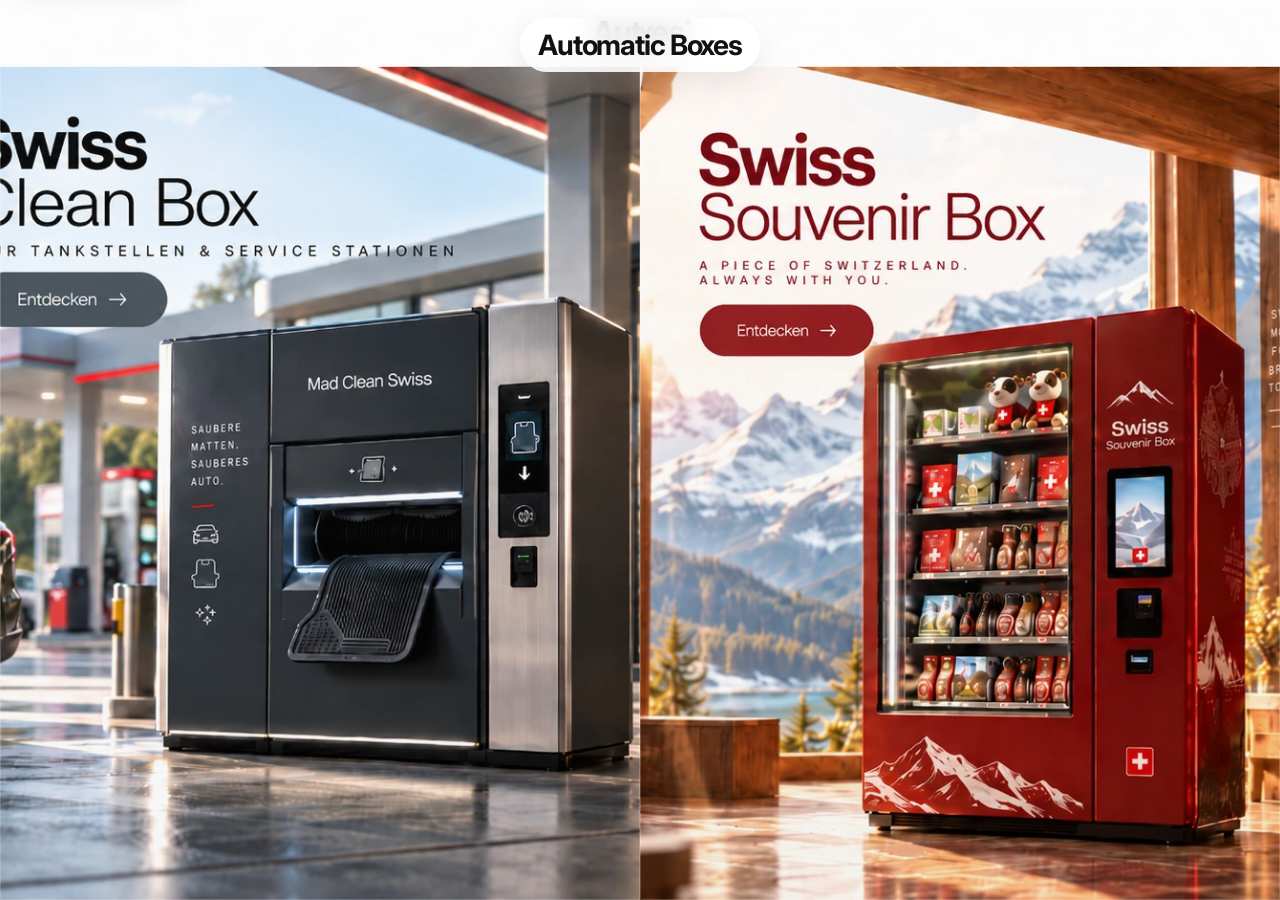
<file: index.html>
<!doctype html>
<html lang="de-CH">
<head>
  <meta charset="utf-8">
  <meta name="viewport" content="width=device-width, initial-scale=1, viewport-fit=cover">
  <title>Automatic Boxes | Swiss Clean Box & Swiss Souvenir Box</title>
  <meta name="description" content="Automatic Boxes – zwei moderne 24/7 Konzepte: Swiss Clean Box für Tankstellen und Service Stationen sowie Swiss Souvenir Box für touristische Standorte.">
  <meta name="theme-color" content="#f5f3ef">
  <meta property="og:title" content="Automatic Boxes">
  <meta property="og:description" content="Swiss Clean Box & Swiss Souvenir Box – zwei smarte 24/7 Lösungen.">
  <meta property="og:type" content="website">
  <meta property="og:url" content="https://automatedboxes.ch/">
  <link rel="icon" href="favicon.svg" type="image/svg+xml">
  <link rel="stylesheet" href="style.css">
</head>
<body>
  <a class="skip-link" href="#main">Zum Inhalt springen</a>

  <header class="site-header">
    <a class="brand" href="/" aria-label="Automatic Boxes Startseite">Automatic Boxes</a>
  </header>

  <main id="main" class="split-home" aria-label="Automatic Boxes Startseite mit zwei Konzepten">
    <a class="panel panel-left" href="medclean/" aria-label="Swiss Clean Box öffnen">
      <div class="panel-media" aria-hidden="true">
        <img src="assets/hero-clean-box.webp" alt="" loading="eager">
      </div>
      <div class="panel-overlay"></div>
      <div class="panel-content sr-only">
        <h1>Swiss Clean Box</h1>
        <p>Für Tankstellen und Service Stationen.</p>
      </div>
      <span class="panel-hotspot" aria-hidden="true"></span>
    </a>

    <a class="panel panel-right" href="souvenir/" aria-label="Swiss Souvenir Box öffnen">
      <div class="panel-media" aria-hidden="true">
        <img src="assets/hero-souvenir-box.webp" alt="" loading="eager">
      </div>
      <div class="panel-overlay"></div>
      <div class="panel-content sr-only">
        <h2>Swiss Souvenir Box</h2>
        <p>Für touristische Standorte.</p>
      </div>
      <span class="panel-hotspot" aria-hidden="true"></span>
    </a>
  </main>

  <script src="script.js"></script>
</body>
</html>
</file>
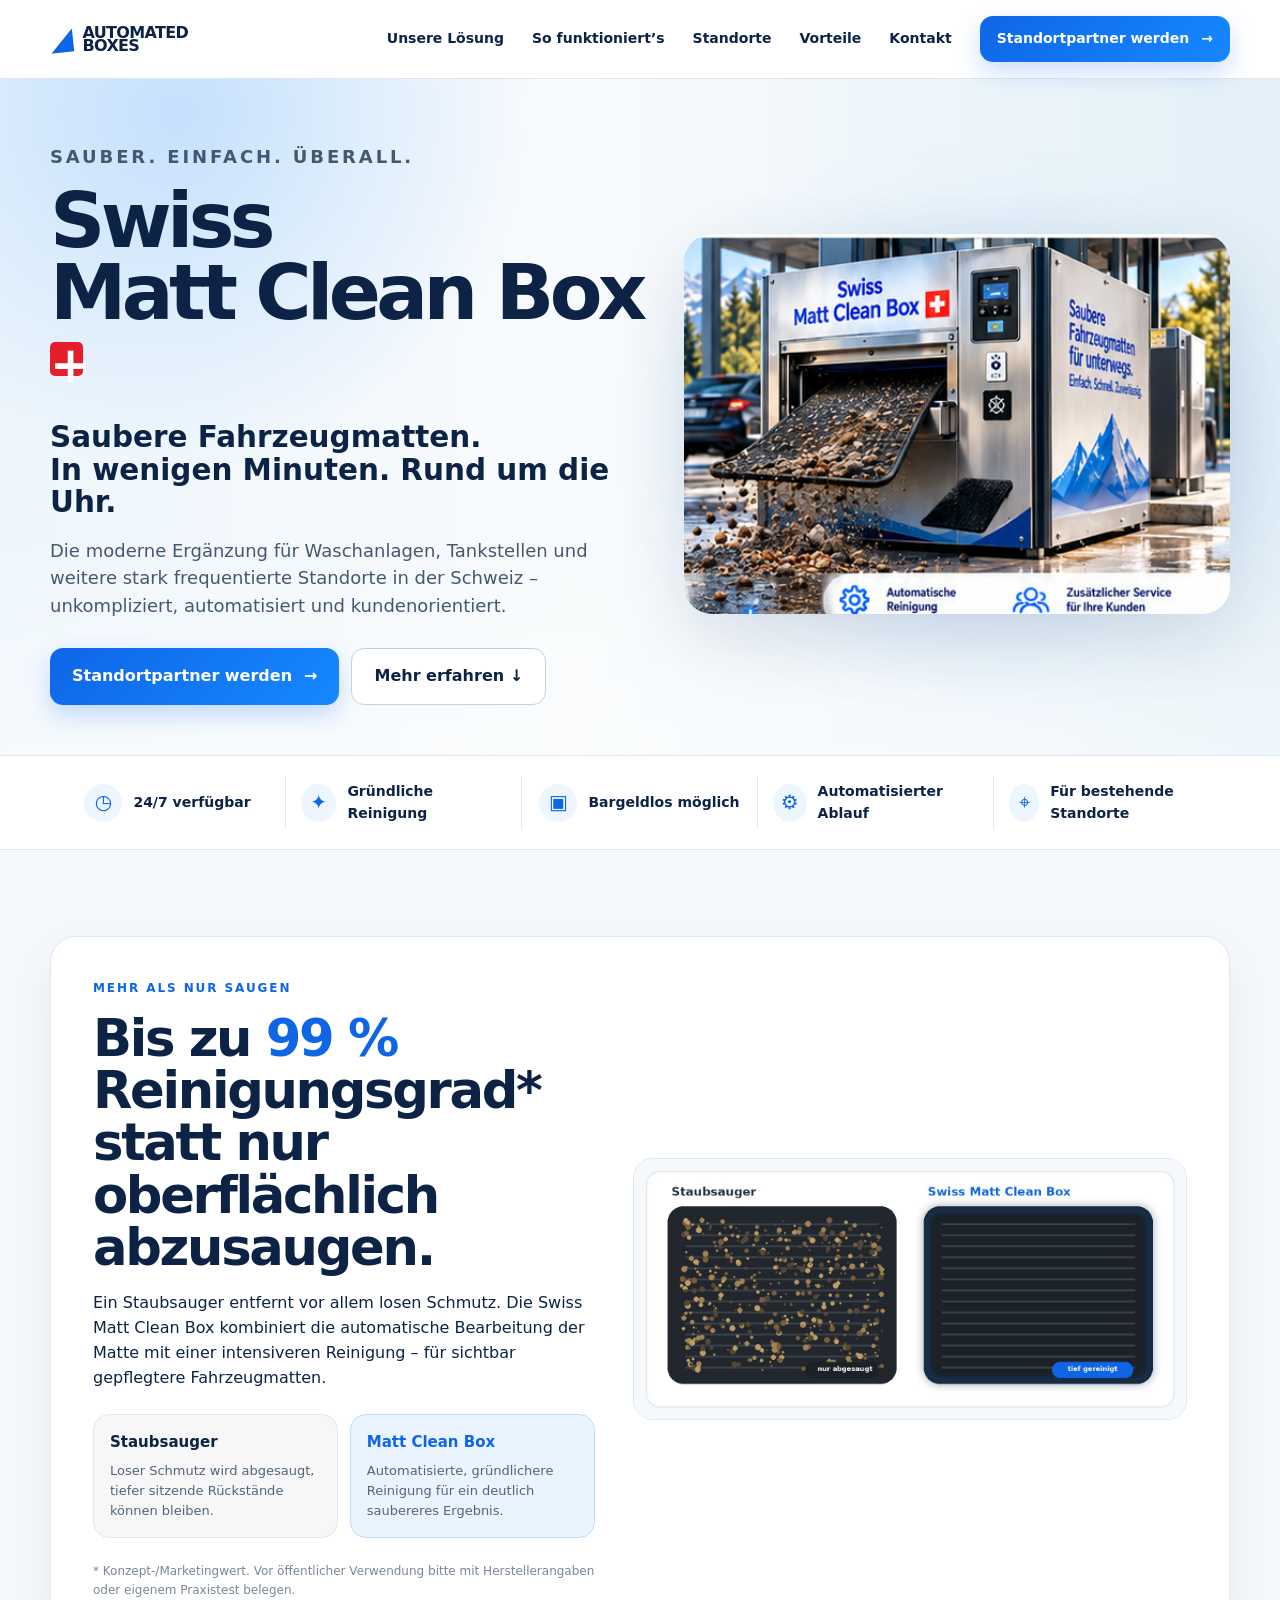
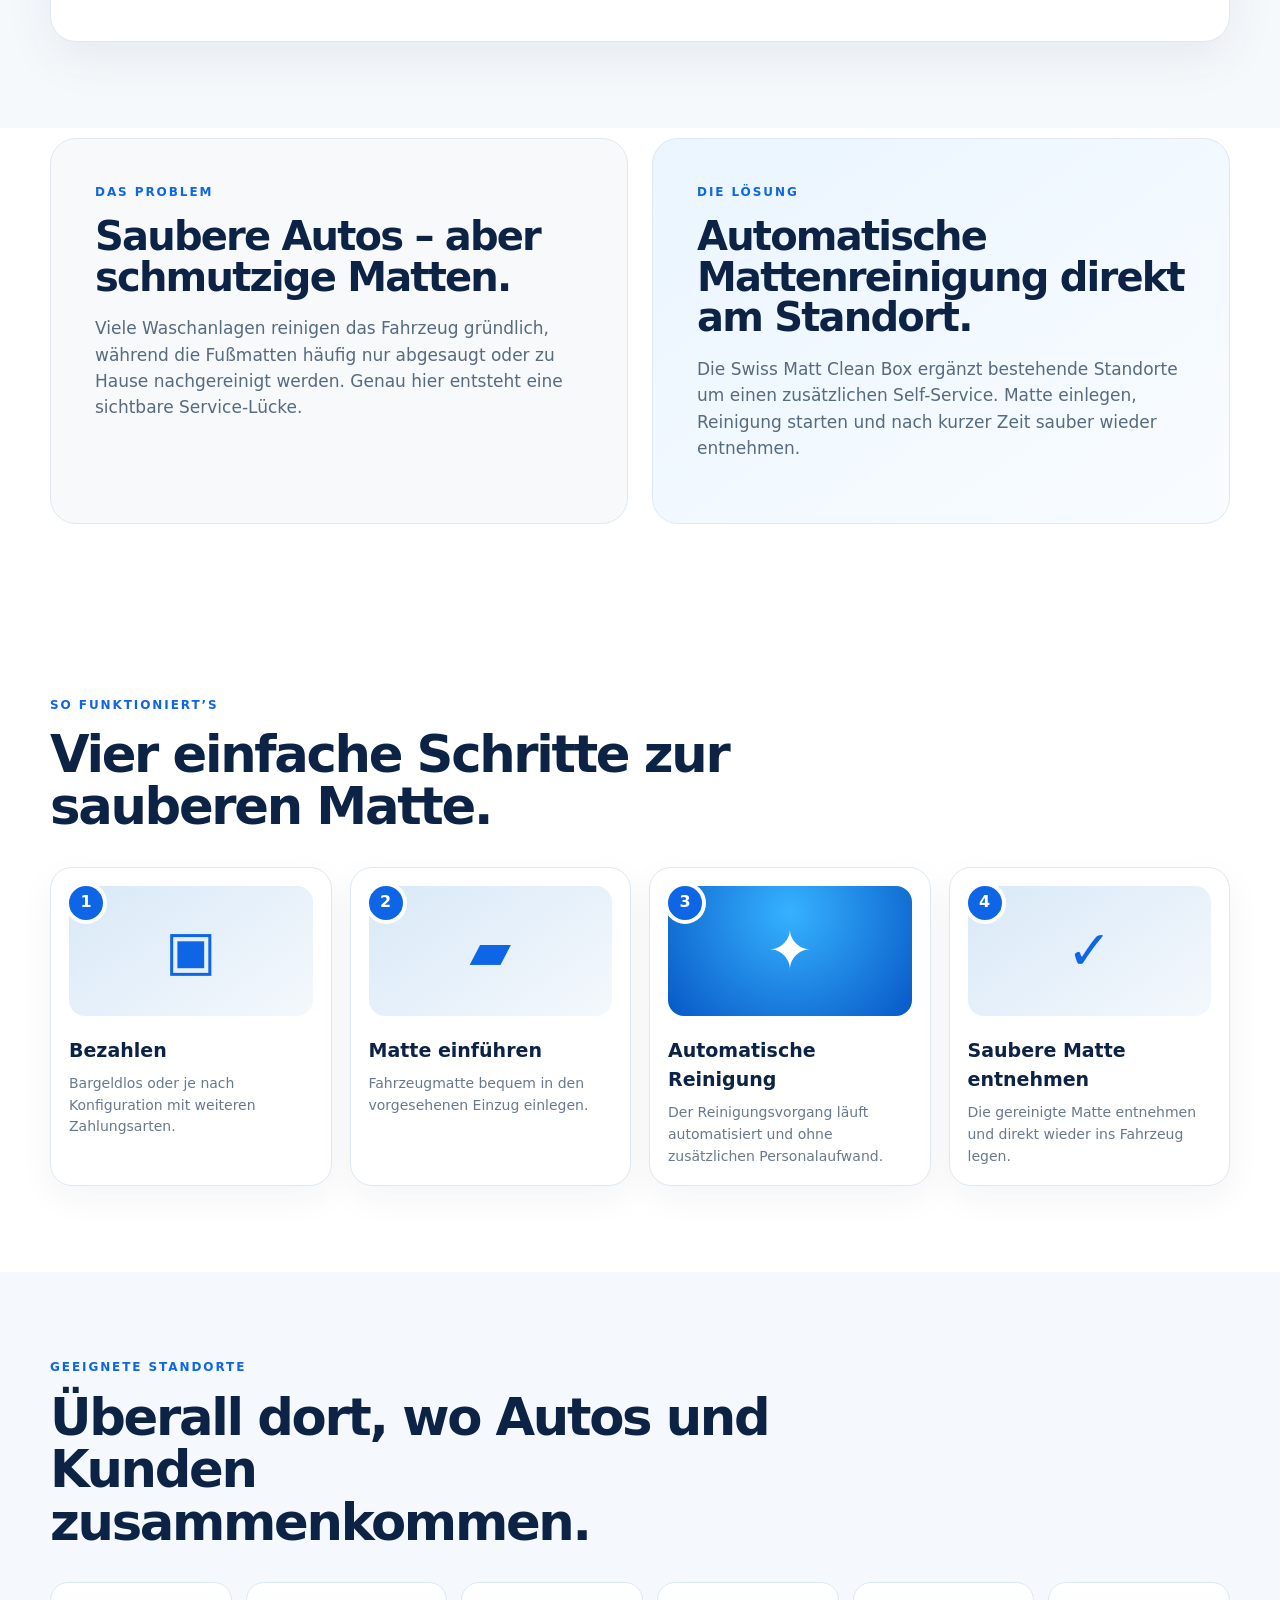
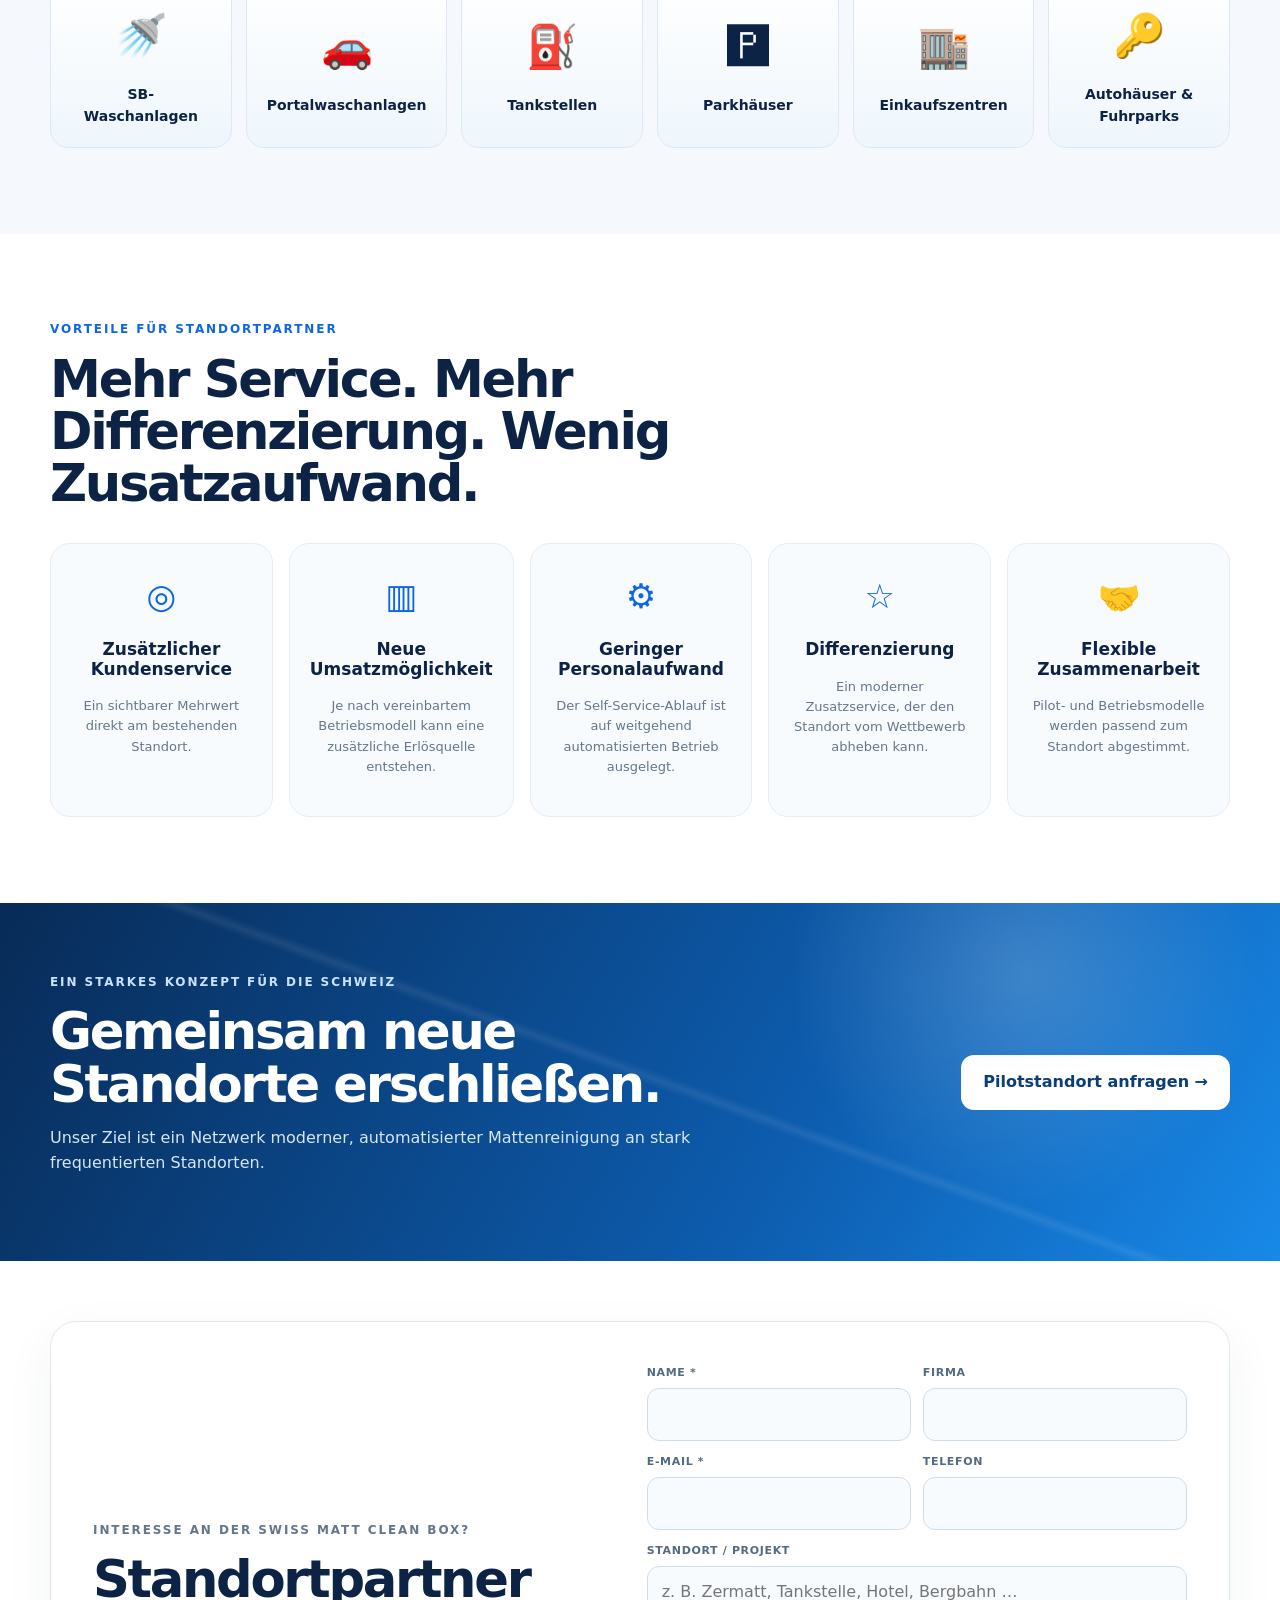
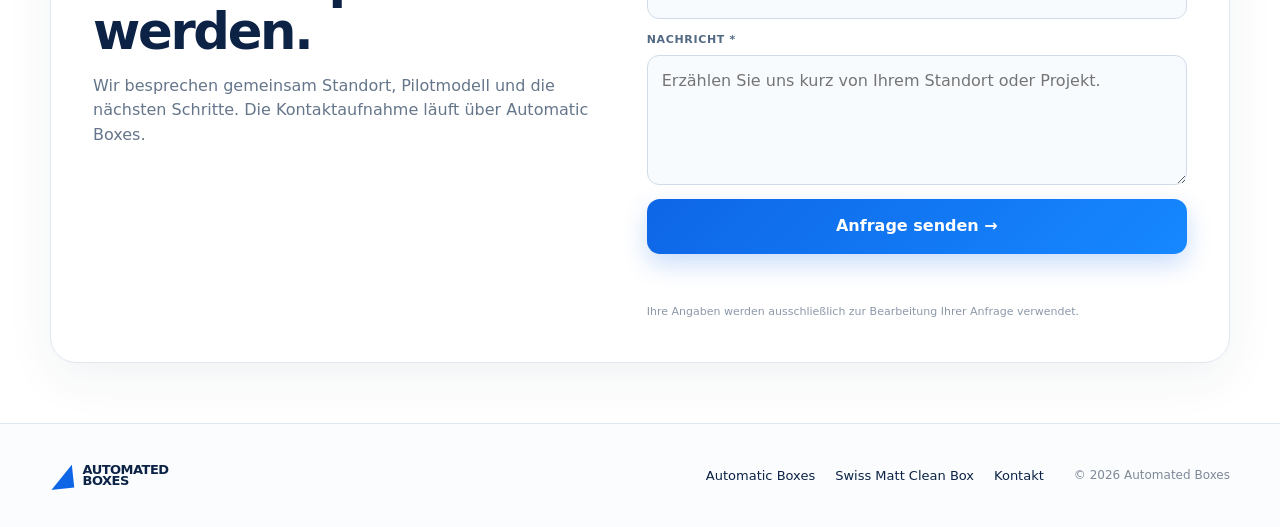
<file: medclean/index.html>
<!doctype html>
<html lang="de">
<head>
  <meta charset="utf-8">
  <meta name="viewport" content="width=device-width,initial-scale=1">
  <title>Swiss Matt Clean Box | Automatische Fahrzeugmattenreinigung</title>
  <meta name="description" content="Swiss Matt Clean Box: automatische Fahrzeugmattenreinigung für Waschanlagen, Tankstellen und weitere Standorte in der Schweiz.">
  <meta name="robots" content="index,follow">
  <meta name="theme-color" content="#ffffff">
  <link rel="canonical" href="https://automatedboxes.ch/medclean/">
  <link rel="icon" href="./assets/favicon.svg" type="image/svg+xml">
  <meta property="og:type" content="website">
  <meta property="og:title" content="Swiss Matt Clean Box">
  <meta property="og:description" content="Saubere Fahrzeugmatten. In wenigen Minuten. Rund um die Uhr.">
  <meta property="og:url" content="https://automatedboxes.ch/medclean/">
  <meta property="og:image" content="https://automatedboxes.ch/medclean/assets/og-swiss-matt-clean-box.jpg">
  <link rel="stylesheet" href="./style.css">
  <script src="./script.js" defer></script>
</head>
<body>
<a class="skip-link" href="#main">Zum Inhalt springen</a>

<header class="site-header">
  <div class="shell nav-shell">
    <a class="brand" href="../" aria-label="Zurück zu Automated Boxes">
      <span class="brand-icon">◢</span>
      <span><b>AUTOMATED</b><br>BOXES</span>
    </a>
    <button class="menu-button" aria-expanded="false" aria-controls="nav">Menü</button>
    <nav id="nav" class="nav" aria-label="Hauptnavigation">
      <a href="#loesung">Unsere Lösung</a>
      <a href="#ablauf">So funktioniert’s</a>
      <a href="#standorte">Standorte</a>
      <a href="#vorteile">Vorteile</a>
      <a href="../#kontakt">Kontakt</a>
      <a class="button button-small" href="#kontakt">Standortpartner werden <span>→</span></a>
    </nav>
  </div>
</header>

<main id="main">
  <section class="hero">
    <div class="hero-backdrop"></div>
    <div class="shell hero-grid">
      <div class="hero-copy reveal">
        <p class="eyebrow">SAUBER. EINFACH. ÜBERALL.</p>
        <h1>Swiss<br>Matt Clean Box <span class="swiss">+</span></h1>
        <h2>Saubere Fahrzeugmatten.<br>In wenigen Minuten. Rund um die Uhr.</h2>
        <p>Die moderne Ergänzung für Waschanlagen, Tankstellen und weitere stark frequentierte Standorte in der Schweiz – unkompliziert, automatisiert und kundenorientiert.</p>
        <div class="hero-actions">
          <a class="button" href="#kontakt">Standortpartner werden <span>→</span></a>
          <a class="button ghost" href="#loesung">Mehr erfahren ↓</a>
        </div>
      </div>
      <div class="hero-machine reveal">
        <img src="./assets/swiss-matt-clean-box.png" alt="Visualisierung einer Swiss Matt Clean Box zur automatischen Reinigung von Fahrzeugmatten">
      </div>
    </div>
  </section>

  <section class="feature-strip" aria-label="Vorteile auf einen Blick">
    <div class="shell feature-grid">
      <div><span>◷</span><b>24/7 verfügbar</b></div>
      <div><span>✦</span><b>Gründliche Reinigung</b></div>
      <div><span>▣</span><b>Bargeldlos möglich</b></div>
      <div><span>⚙</span><b>Automatisierter Ablauf</b></div>
      <div><span>⌖</span><b>Für bestehende Standorte</b></div>
    </div>
  </section>

  <section class="section comparison" id="loesung">
    <div class="shell">
      <div class="comparison-card reveal">
        <div class="comparison-copy">
          <p class="eyebrow">MEHR ALS NUR SAUGEN</p>
          <h2>Bis zu <span>99&nbsp;%</span> Reinigungsgrad* statt nur oberflächlich abzusaugen.</h2>
          <p>Ein Staubsauger entfernt vor allem losen Schmutz. Die Swiss Matt Clean Box kombiniert die automatische Bearbeitung der Matte mit einer intensiveren Reinigung – für sichtbar gepflegtere Fahrzeugmatten.</p>
          <div class="compare-points">
            <div class="bad"><b>Staubsauger</b><span>Loser Schmutz wird abgesaugt, tiefer sitzende Rückstände können bleiben.</span></div>
            <div class="good"><b>Matt Clean Box</b><span>Automatisierte, gründlichere Reinigung für ein deutlich saubereres Ergebnis.</span></div>
          </div>
          <p class="claim-note">* Konzept-/Marketingwert. Vor öffentlicher Verwendung bitte mit Herstellerangaben oder eigenem Praxistest belegen.</p>
        </div>
        <img src="./assets/before-after.jpg" alt="Konzeptueller Vorher-Nachher-Vergleich einer verschmutzten und gereinigten Fahrzeugmatte">
      </div>
    </div>
  </section>

  <section class="section problem-solution">
    <div class="shell split">
      <article class="text-card reveal">
        <p class="eyebrow">DAS PROBLEM</p>
        <h2>Saubere Autos – aber schmutzige Matten.</h2>
        <p>Viele Waschanlagen reinigen das Fahrzeug gründlich, während die Fußmatten häufig nur abgesaugt oder zu Hause nachgereinigt werden. Genau hier entsteht eine sichtbare Service-Lücke.</p>
      </article>
      <article class="text-card accent reveal">
        <p class="eyebrow">DIE LÖSUNG</p>
        <h2>Automatische Mattenreinigung direkt am Standort.</h2>
        <p>Die Swiss Matt Clean Box ergänzt bestehende Standorte um einen zusätzlichen Self-Service. Matte einlegen, Reinigung starten und nach kurzer Zeit sauber wieder entnehmen.</p>
      </article>
    </div>
  </section>

  <section class="section" id="ablauf">
    <div class="shell">
      <div class="section-head reveal">
        <p class="eyebrow">SO FUNKTIONIERT’S</p>
        <h2>Vier einfache Schritte zur sauberen Matte.</h2>
      </div>
      <div class="steps">
        <article class="step reveal"><span>1</span><div class="step-art payment">▣</div><h3>Bezahlen</h3><p>Bargeldlos oder je nach Konfiguration mit weiteren Zahlungsarten.</p></article>
        <article class="step reveal"><span>2</span><div class="step-art mat">▰</div><h3>Matte einführen</h3><p>Fahrzeugmatte bequem in den vorgesehenen Einzug einlegen.</p></article>
        <article class="step reveal"><span>3</span><div class="step-art clean">✦</div><h3>Automatische Reinigung</h3><p>Der Reinigungsvorgang läuft automatisiert und ohne zusätzlichen Personalaufwand.</p></article>
        <article class="step reveal"><span>4</span><div class="step-art done">✓</div><h3>Saubere Matte entnehmen</h3><p>Die gereinigte Matte entnehmen und direkt wieder ins Fahrzeug legen.</p></article>
      </div>
    </div>
  </section>

  <section class="section locations" id="standorte">
    <div class="shell">
      <div class="section-head reveal">
        <p class="eyebrow">GEEIGNETE STANDORTE</p>
        <h2>Überall dort, wo Autos und Kunden zusammenkommen.</h2>
      </div>
      <div class="location-grid">
        <div class="location-card reveal"><span>🚿</span><b>SB-Waschanlagen</b></div>
        <div class="location-card reveal"><span>🚗</span><b>Portalwaschanlagen</b></div>
        <div class="location-card reveal"><span>⛽</span><b>Tankstellen</b></div>
        <div class="location-card reveal"><span>🅿</span><b>Parkhäuser</b></div>
        <div class="location-card reveal"><span>🏬</span><b>Einkaufszentren</b></div>
        <div class="location-card reveal"><span>🔑</span><b>Autohäuser & Fuhrparks</b></div>
      </div>
    </div>
  </section>

  <section class="section benefits" id="vorteile">
    <div class="shell">
      <div class="section-head reveal">
        <p class="eyebrow">VORTEILE FÜR STANDORTPARTNER</p>
        <h2>Mehr Service. Mehr Differenzierung. Wenig Zusatzaufwand.</h2>
      </div>
      <div class="benefit-grid">
        <article class="benefit reveal"><span>◎</span><h3>Zusätzlicher Kundenservice</h3><p>Ein sichtbarer Mehrwert direkt am bestehenden Standort.</p></article>
        <article class="benefit reveal"><span>▥</span><h3>Neue Umsatzmöglichkeit</h3><p>Je nach vereinbartem Betriebsmodell kann eine zusätzliche Erlösquelle entstehen.</p></article>
        <article class="benefit reveal"><span>⚙</span><h3>Geringer Personalaufwand</h3><p>Der Self-Service-Ablauf ist auf weitgehend automatisierten Betrieb ausgelegt.</p></article>
        <article class="benefit reveal"><span>☆</span><h3>Differenzierung</h3><p>Ein moderner Zusatzservice, der den Standort vom Wettbewerb abheben kann.</p></article>
        <article class="benefit reveal"><span>🤝</span><h3>Flexible Zusammenarbeit</h3><p>Pilot- und Betriebsmodelle werden passend zum Standort abgestimmt.</p></article>
      </div>
    </div>
  </section>

  <section class="wide-cta">
    <div class="shell wide-cta-inner reveal">
      <div>
        <p class="eyebrow light">EIN STARKES KONZEPT FÜR DIE SCHWEIZ</p>
        <h2>Gemeinsam neue Standorte erschließen.</h2>
        <p>Unser Ziel ist ein Netzwerk moderner, automatisierter Mattenreinigung an stark frequentierten Standorten.</p>
      </div>
      <a class="button light-button" href="#kontakt">Pilotstandort anfragen →</a>
    </div>
  </section>

  <section class="section contact" id="kontakt">
    <div class="shell contact-card reveal">
      <div>
        <p class="eyebrow">INTERESSE AN DER SWISS MATT CLEAN BOX?</p>
        <h2>Standortpartner werden.</h2>
        <p>Wir besprechen gemeinsam Standort, Pilotmodell und die nächsten Schritte. Die Kontaktaufnahme läuft über Automatic Boxes.</p>
      </div>
      <a class="button contact-button" href="../#kontakt">Kontakt über Automatic Boxes →</a>
    </div>
  </section>
</main>

<footer>
  <div class="shell footer-grid">
    <div class="brand footer-brand"><span class="brand-icon">◢</span><span><b>AUTOMATED</b><br>BOXES</span></div>
    <div class="footer-links">
      <a href="../">Automatic Boxes</a>
      <a href="#loesung">Swiss Matt Clean Box</a>
      <a href="../#kontakt">Kontakt</a>
    </div>
    <p>© <span id="year"></span> Automated Boxes</p>
  </div>
</footer>
</body>
</html>
</file>
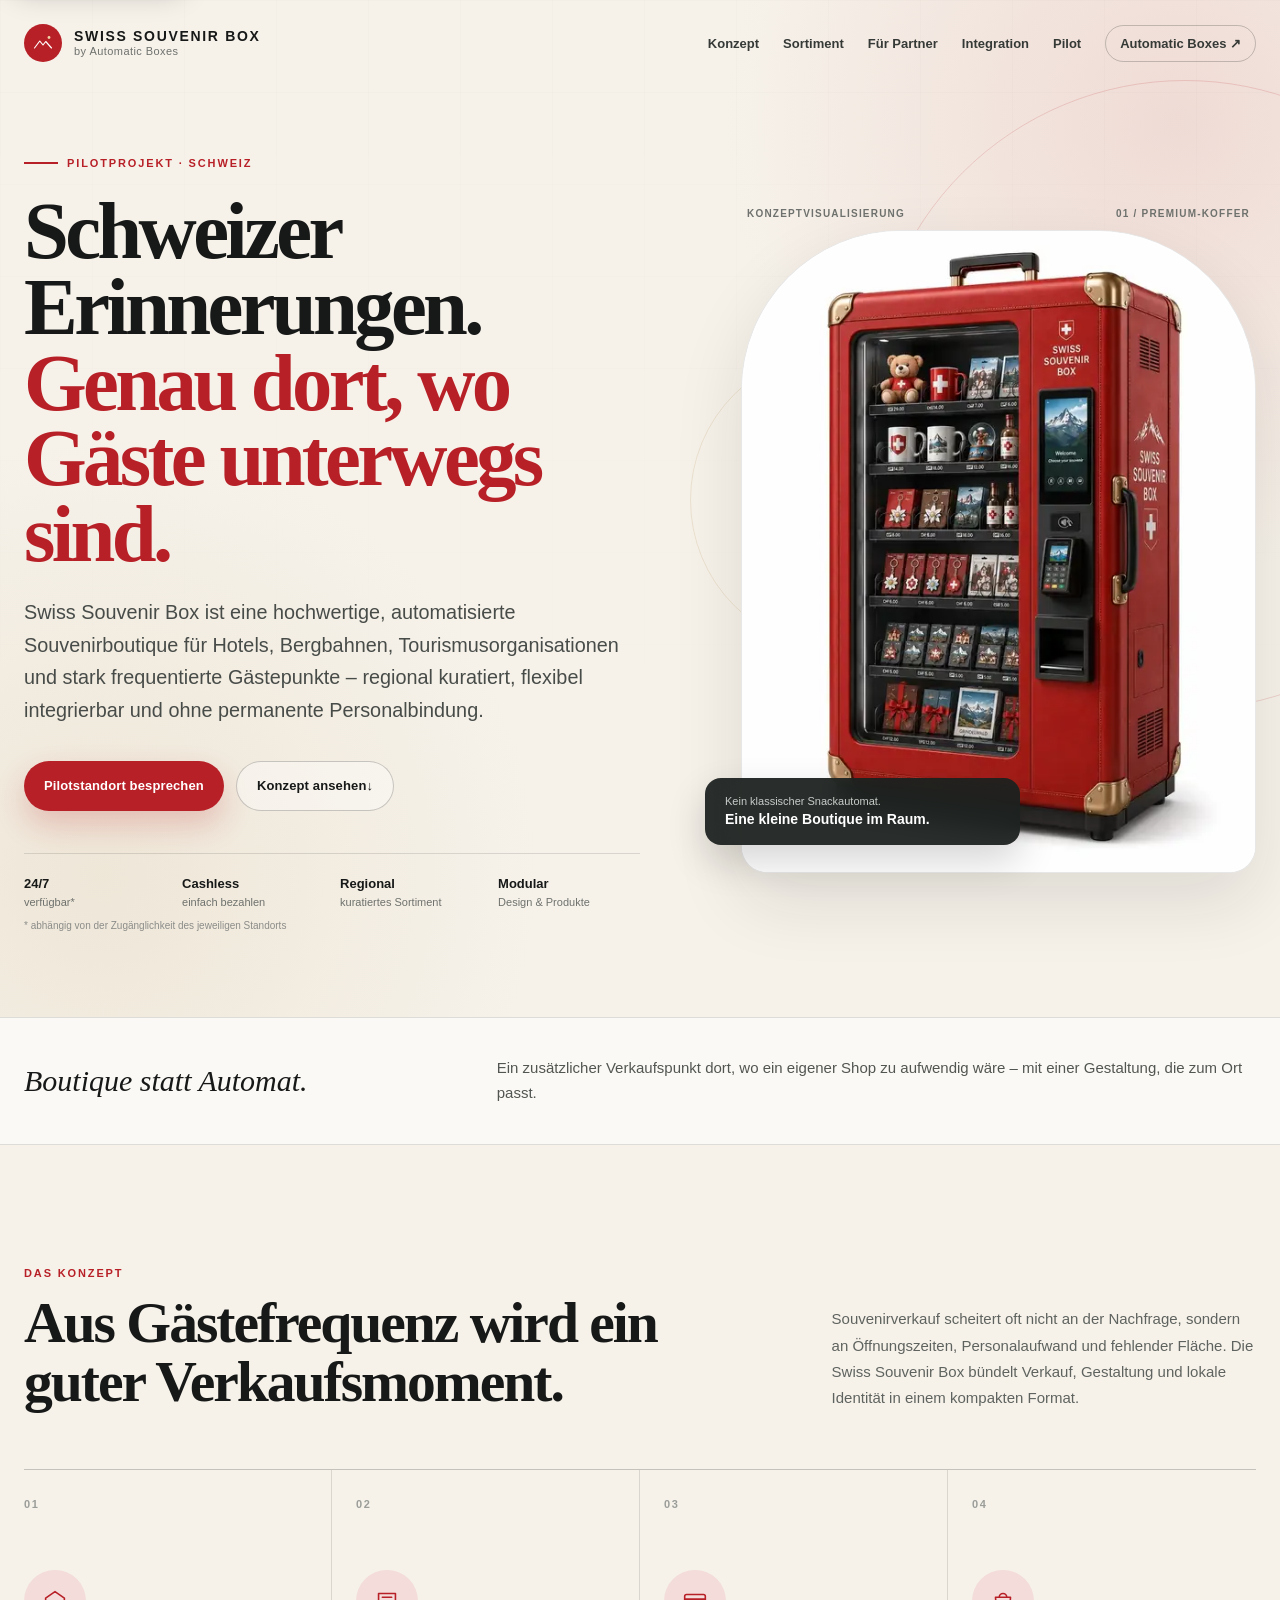
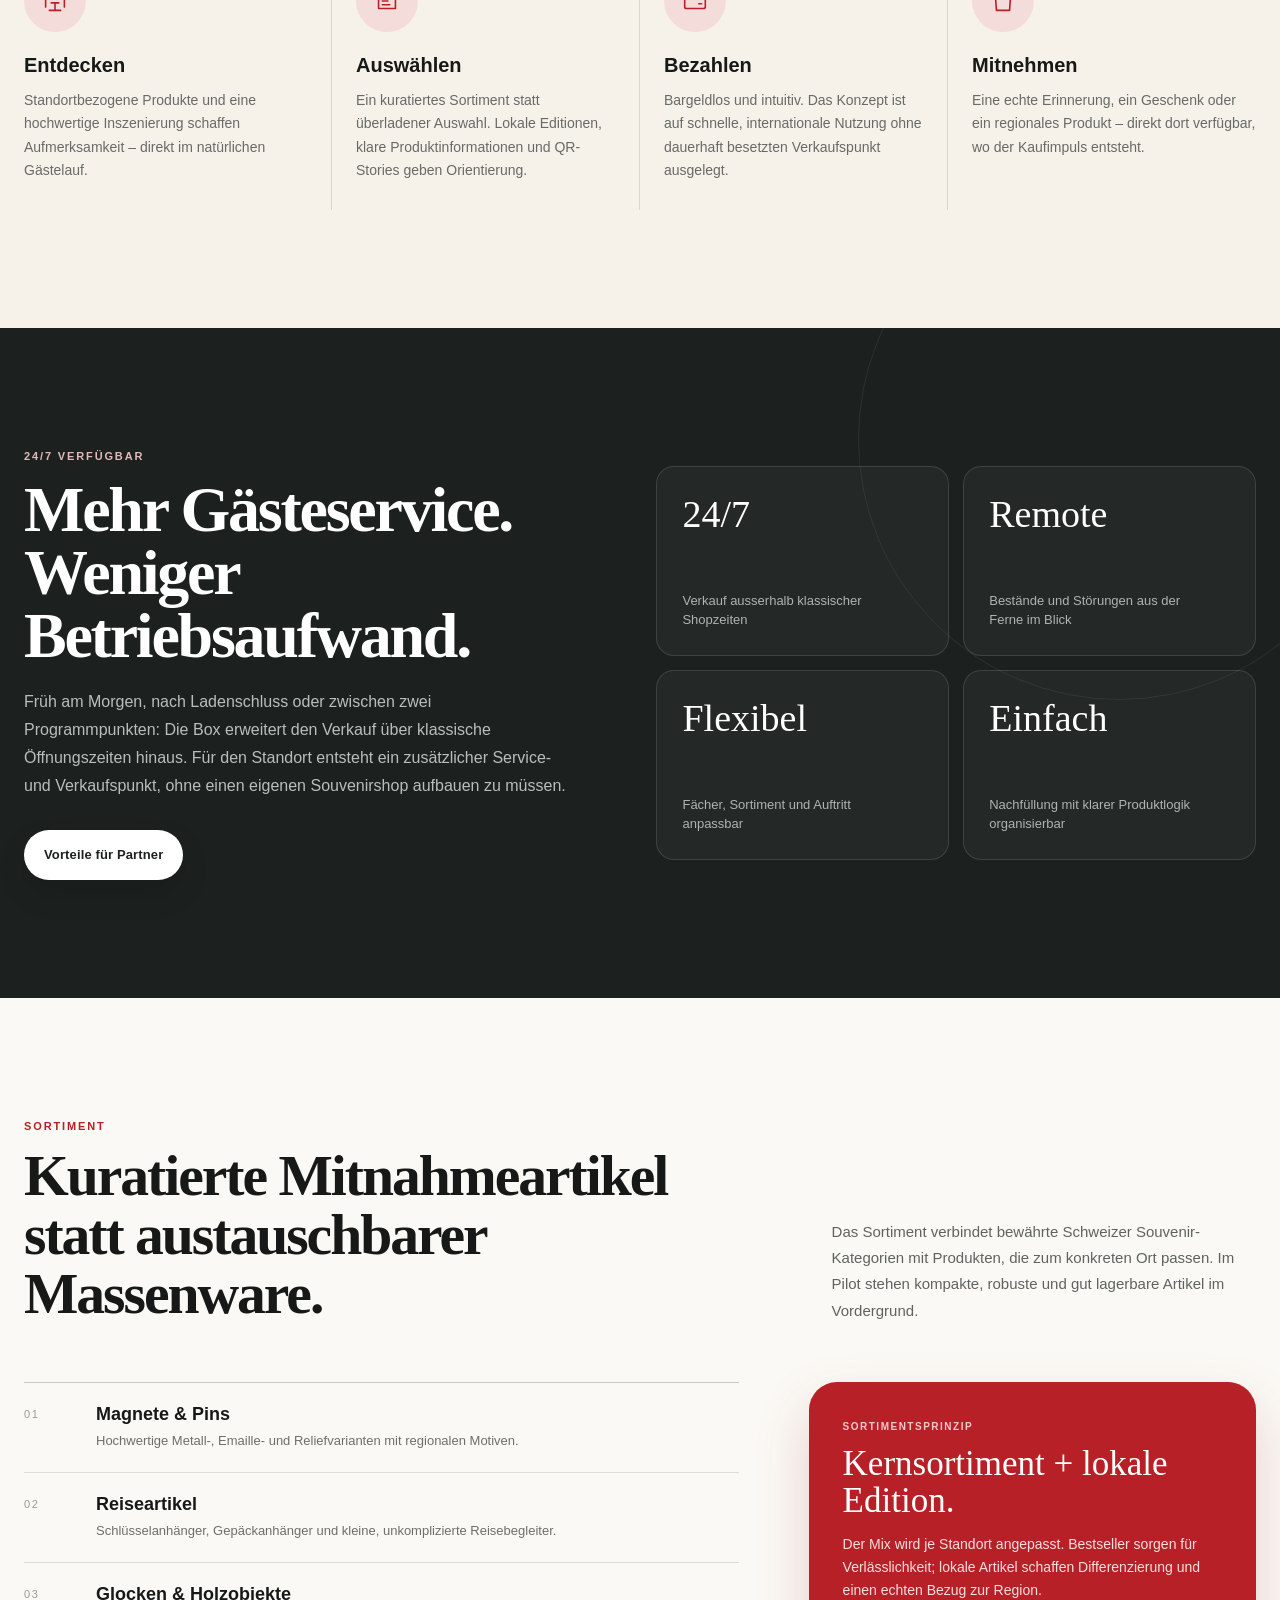
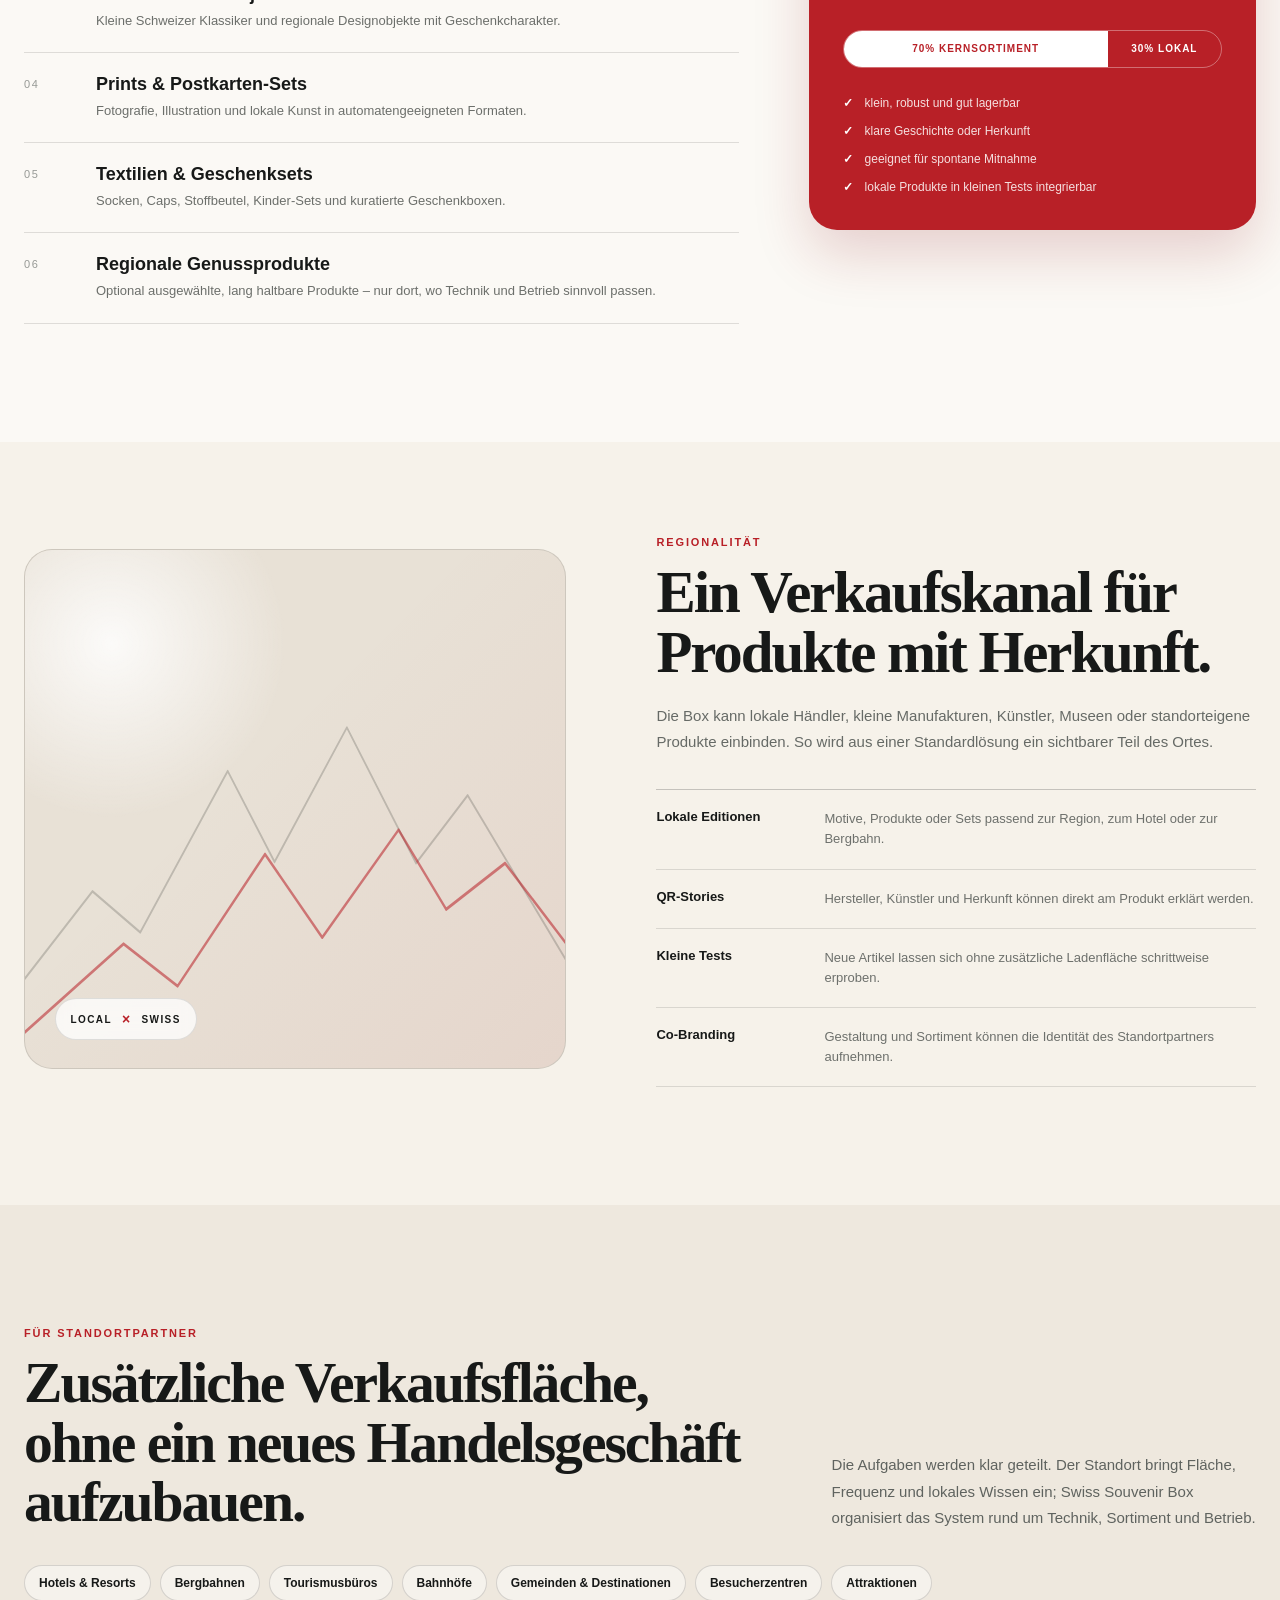
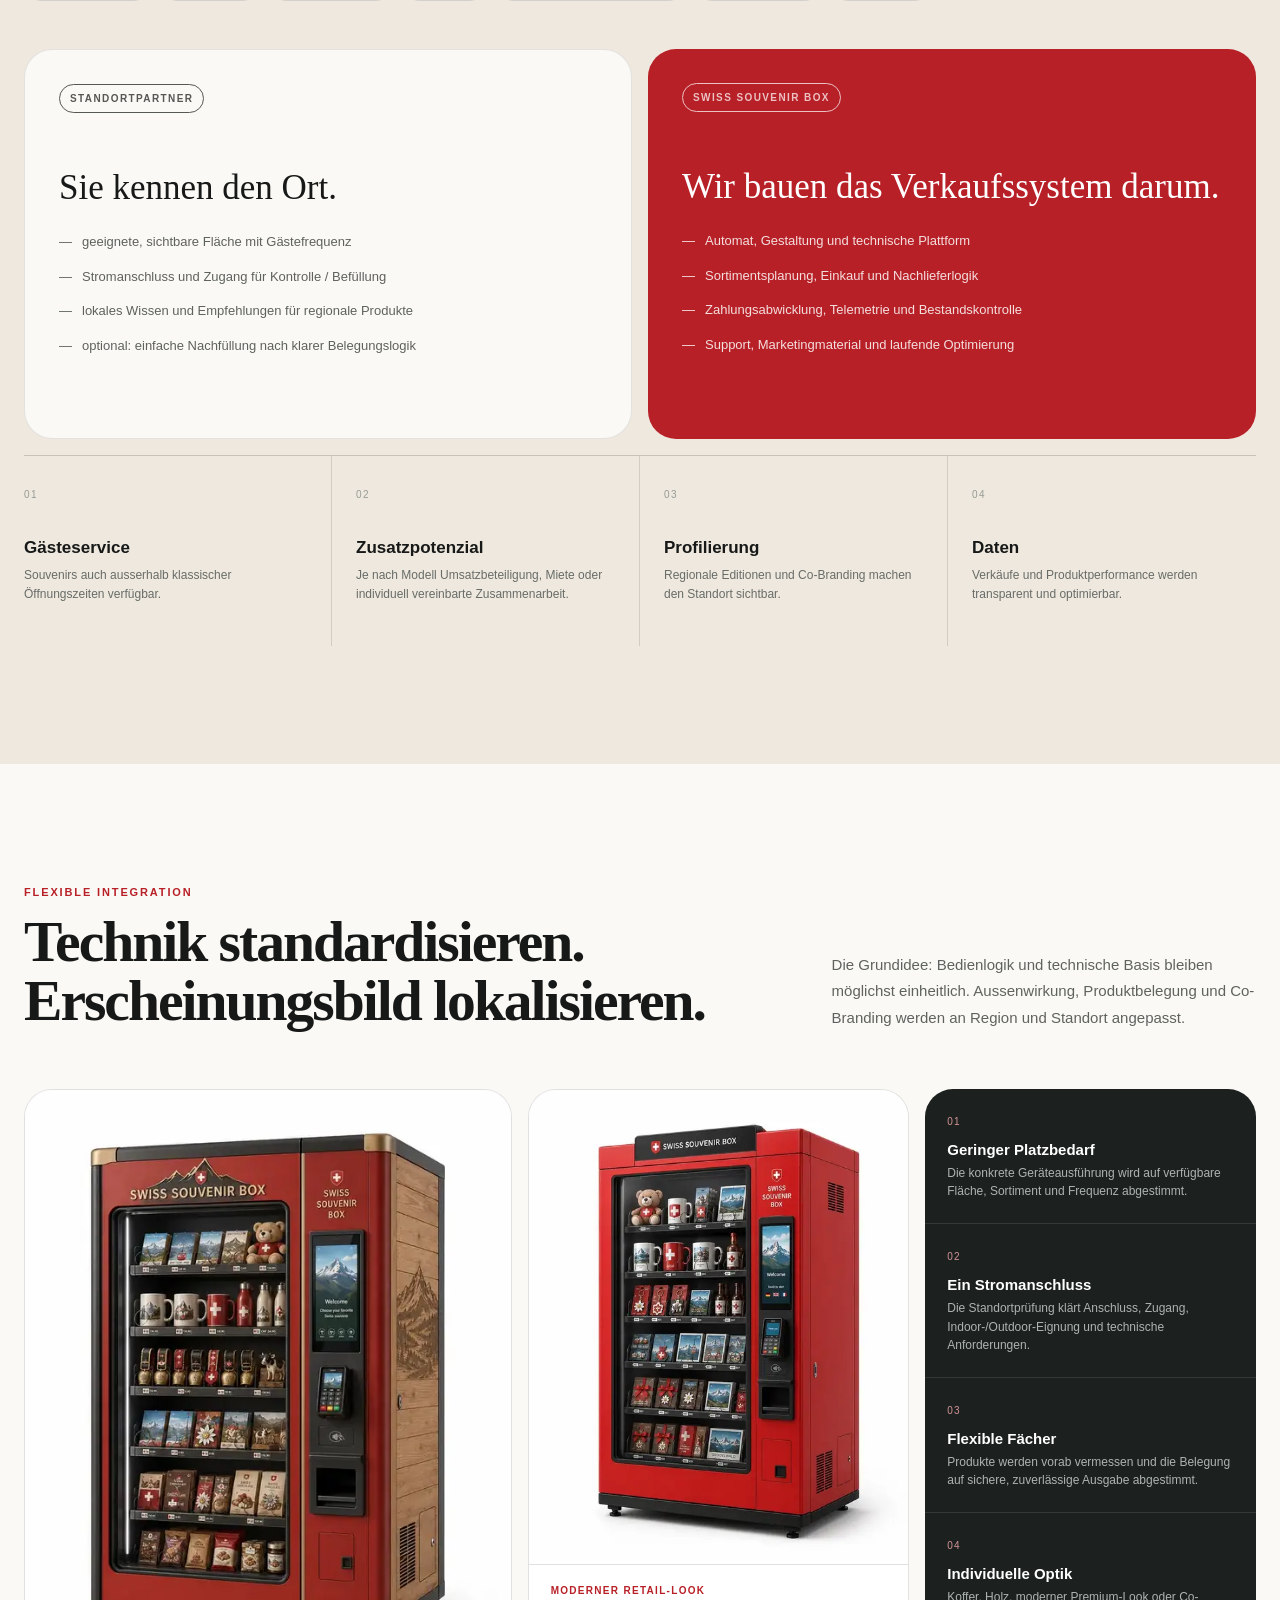
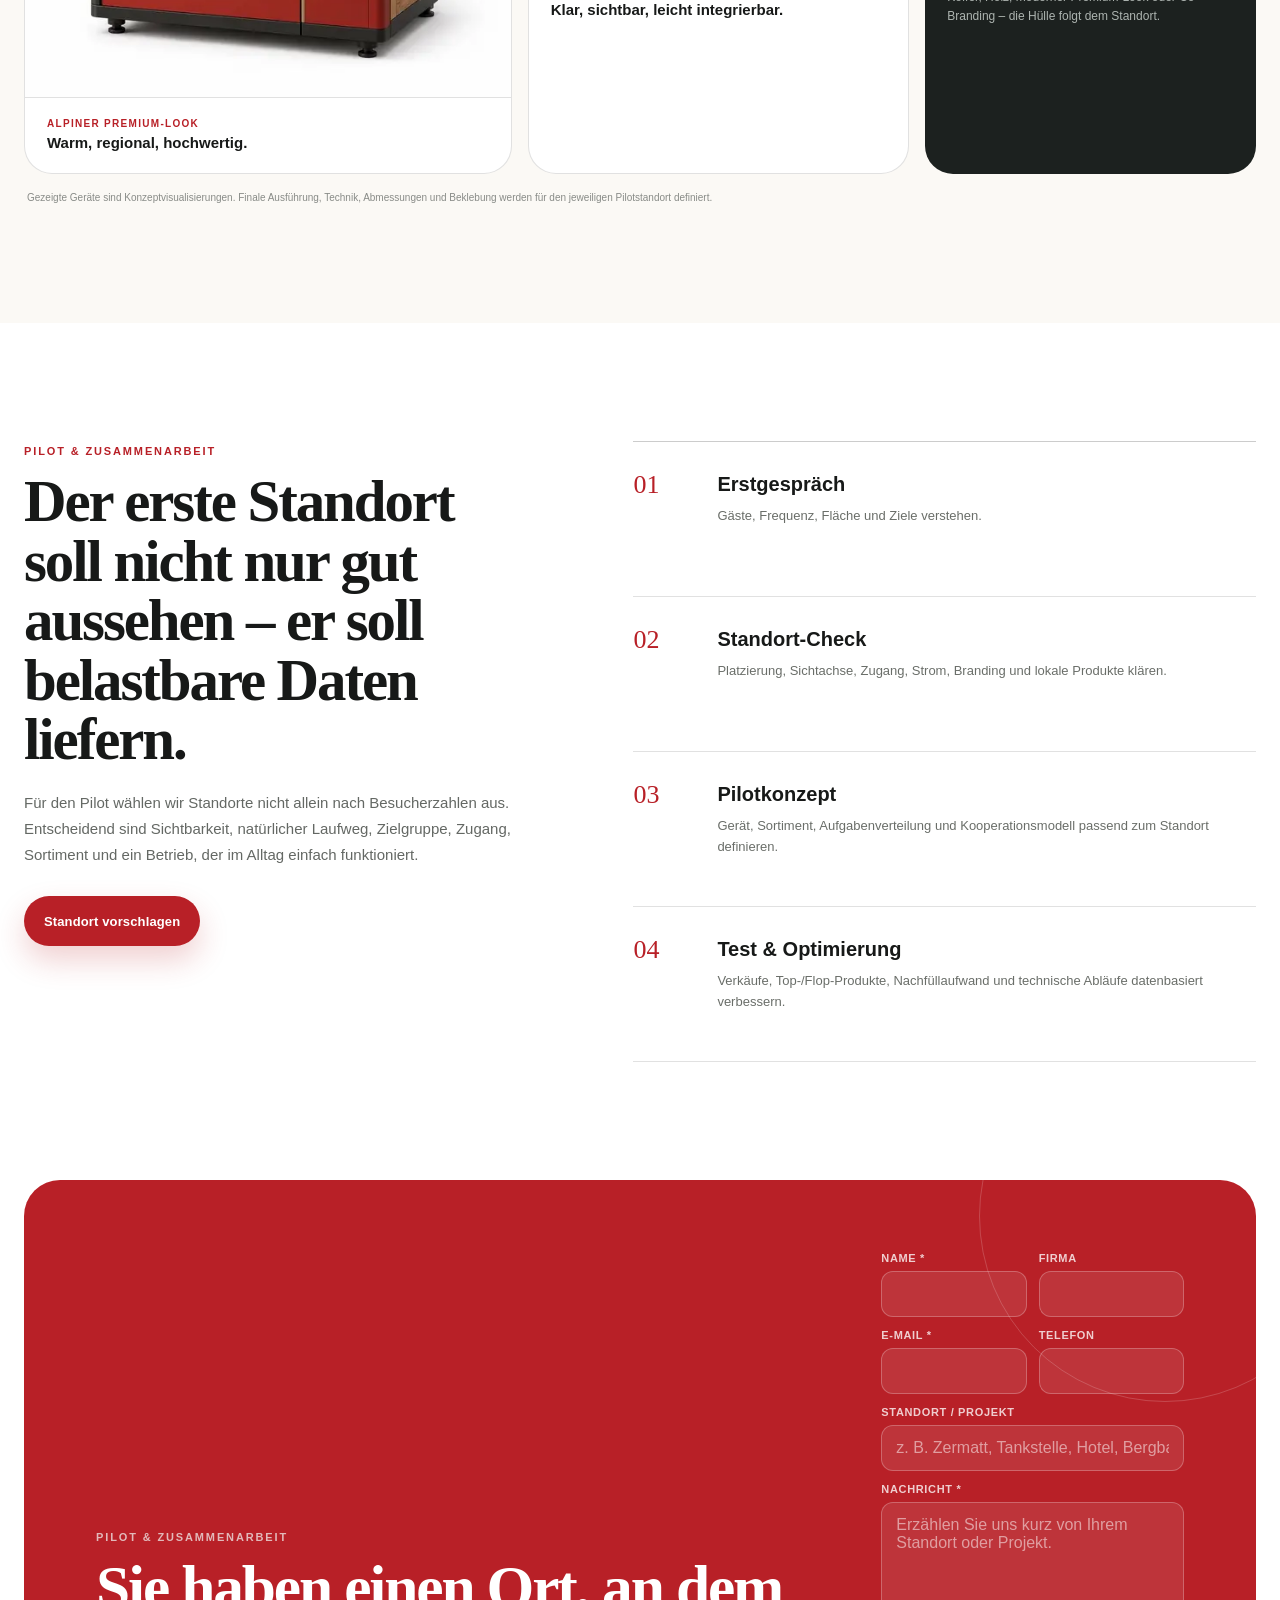
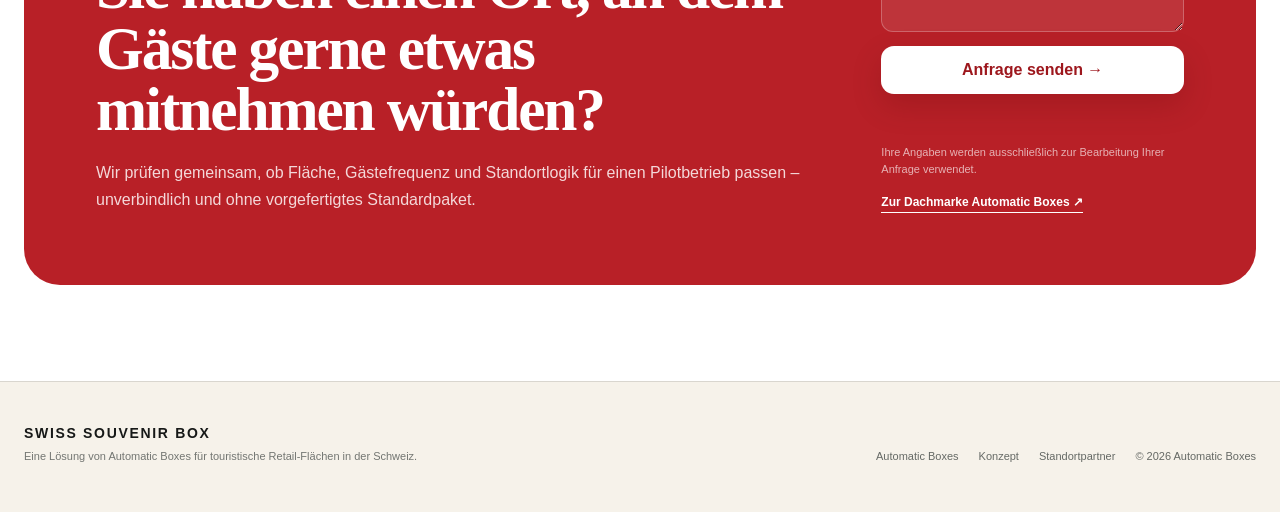
<file: souvenir/index.html>
<!doctype html>
<html lang="de-CH">
<head>
  <meta charset="utf-8">
  <meta name="viewport" content="width=device-width, initial-scale=1">
  <title>Swiss Souvenir Box | 24/7 Souvenirboutique für Schweizer Tourismusstandorte</title>
  <meta name="description" content="Swiss Souvenir Box ist eine hochwertige, automatisierte Souvenirboutique für Hotels, Bergbahnen, Tourismusorganisationen und stark frequentierte Standorte in der Schweiz – regional kuratiert, flexibel integrierbar und rund um die Uhr verfügbar.">
  <meta name="robots" content="index, follow">
  <meta name="theme-color" content="#F6F2EA">
  <link rel="canonical" href="https://automatedboxes.ch/souvenir/">
  <link rel="icon" href="assets/favicon.svg" type="image/svg+xml">

  <meta property="og:type" content="website">
  <meta property="og:locale" content="de_CH">
  <meta property="og:site_name" content="Automatic Boxes">
  <meta property="og:title" content="Swiss Souvenir Box | Boutique statt Automat">
  <meta property="og:description" content="Eine hochwertige, automatisierte Souvenirboutique für touristische Standorte in der Schweiz – regional kuratiert, rund um die Uhr verfügbar und flexibel an den Standort anpassbar.">
  <meta property="og:url" content="https://automatedboxes.ch/souvenir/">
  <meta property="og:image" content="https://automatedboxes.ch/souvenir/assets/og-souvenir-box.jpg">
  <meta property="og:image:alt" content="Konzeptvisualisierung der Swiss Souvenir Box als hochwertige rote Souvenirboutique">

  <link rel="stylesheet" href="style.css">

  <script type="application/ld+json">
  {
    "@context": "https://schema.org",
    "@type": "Service",
    "name": "Swiss Souvenir Box",
    "url": "https://automatedboxes.ch/souvenir/",
    "description": "Automatisierte, regional kuratierte Souvenirboutique für touristische Standorte in der Schweiz.",
    "provider": {
      "@type": "Organization",
      "name": "Automatic Boxes",
      "url": "https://automatedboxes.ch/"
    },
    "areaServed": {
      "@type": "Country",
      "name": "Switzerland"
    }
  }
  </script>
</head>
<body>
  <a class="skip-link" href="#main">Zum Inhalt springen</a>

  <header class="site-header" data-header>
    <div class="shell header-inner">
      <a class="brand" href="#top" aria-label="Swiss Souvenir Box Startseite">
        <span class="brand-mark" aria-hidden="true">
          <svg viewBox="0 0 48 48" focusable="false">
            <path d="M7 34 17.5 20 24 28l5.5-7L41 34"/>
            <circle cx="36" cy="13" r="2.8"/>
          </svg>
        </span>
        <span class="brand-copy">
          <strong>Swiss Souvenir Box</strong>
          <small>by Automatic Boxes</small>
        </span>
      </a>

      <button class="nav-toggle" type="button" aria-expanded="false" aria-controls="primary-nav" aria-label="Navigation öffnen">
        <span></span><span></span>
      </button>

      <nav class="primary-nav" id="primary-nav" aria-label="Hauptnavigation">
        <a href="#konzept">Konzept</a>
        <a href="#sortiment">Sortiment</a>
        <a href="#partner">Für Partner</a>
        <a href="#integration">Integration</a>
        <a href="#pilot">Pilot</a>
        <a class="nav-parent" href="../" aria-label="Zur Website von Automatic Boxes">Automatic Boxes <span aria-hidden="true">↗</span></a>
      </nav>
    </div>
  </header>

  <main id="main">
    <section class="hero" id="top" aria-labelledby="hero-title">
      <div class="hero-grid" aria-hidden="true"></div>
      <div class="hero-orbit hero-orbit-one" aria-hidden="true"></div>
      <div class="hero-orbit hero-orbit-two" aria-hidden="true"></div>

      <div class="shell hero-layout">
        <div class="hero-copy reveal">
          <div class="eyebrow"><span></span> Pilotprojekt · Schweiz</div>
          <h1 id="hero-title">Schweizer Erinnerungen.<br><em>Genau dort, wo Gäste unterwegs sind.</em></h1>
          <p class="hero-lead">Swiss Souvenir Box ist eine hochwertige, automatisierte Souvenirboutique für Hotels, Bergbahnen, Tourismusorganisationen und stark frequentierte Gästepunkte – regional kuratiert, flexibel integrierbar und ohne permanente Personalbindung.</p>
          <div class="hero-actions">
            <a class="button button-primary" href="#kontakt">Pilotstandort besprechen</a>
            <a class="button button-ghost" href="#konzept">Konzept ansehen <span aria-hidden="true">↓</span></a>
          </div>
          <ul class="hero-facts" aria-label="Kernmerkmale">
            <li><strong>24/7</strong><span>verfügbar*</span></li>
            <li><strong>Cashless</strong><span>einfach bezahlen</span></li>
            <li><strong>Regional</strong><span>kuratiertes Sortiment</span></li>
            <li><strong>Modular</strong><span>Design & Produkte</span></li>
          </ul>
          <p class="micro-note">* abhängig von der Zugänglichkeit des jeweiligen Standorts</p>
        </div>

        <div class="hero-visual reveal reveal-delay">
          <div class="visual-label"><span>Konzeptvisualisierung</span><span>01 / Premium-Koffer</span></div>
          <figure class="machine-frame">
            <img src="assets/concept-suitcase.webp" width="980" height="1225" alt="Konzeptvisualisierung einer roten Swiss Souvenir Box im hochwertigen Reisekoffer-Design" fetchpriority="high">
          </figure>
          <div class="hero-caption">
            <span>Kein klassischer Snackautomat.</span>
            <strong>Eine kleine Boutique im Raum.</strong>
          </div>
        </div>
      </div>
    </section>

    <section class="intro-band" aria-label="Positionierung">
      <div class="shell intro-band-grid">
        <p>Boutique statt Automat.</p>
        <p>Ein zusätzlicher Verkaufspunkt dort, wo ein eigener Shop zu aufwendig wäre – mit einer Gestaltung, die zum Ort passt.</p>
      </div>
    </section>

    <section class="section" id="konzept" aria-labelledby="konzept-title">
      <div class="shell">
        <div class="section-heading reveal">
          <div>
            <span class="section-kicker">Das Konzept</span>
            <h2 id="konzept-title">Aus Gästefrequenz wird ein guter Verkaufsmoment.</h2>
          </div>
          <p>Souvenirverkauf scheitert oft nicht an der Nachfrage, sondern an Öffnungszeiten, Personalaufwand und fehlender Fläche. Die Swiss Souvenir Box bündelt Verkauf, Gestaltung und lokale Identität in einem kompakten Format.</p>
        </div>

        <div class="concept-grid">
          <article class="concept-card reveal">
            <span class="step-number">01</span>
            <div class="icon-shell" aria-hidden="true">
              <svg viewBox="0 0 32 32"><path d="M6 22.5V13l10-7 10 7v9.5M10 26h12M12 18h8M16 18v8"/></svg>
            </div>
            <h3>Entdecken</h3>
            <p>Standortbezogene Produkte und eine hochwertige Inszenierung schaffen Aufmerksamkeit – direkt im natürlichen Gästelauf.</p>
          </article>

          <article class="concept-card reveal reveal-delay-sm">
            <span class="step-number">02</span>
            <div class="icon-shell" aria-hidden="true">
              <svg viewBox="0 0 32 32"><path d="M7 8h18v16H7zM11 12h10M11 16h6M11 20h8"/></svg>
            </div>
            <h3>Auswählen</h3>
            <p>Ein kuratiertes Sortiment statt überladener Auswahl. Lokale Editionen, klare Produktinformationen und QR-Stories geben Orientierung.</p>
          </article>

          <article class="concept-card reveal reveal-delay-md">
            <span class="step-number">03</span>
            <div class="icon-shell" aria-hidden="true">
              <svg viewBox="0 0 32 32"><rect x="5" y="9" width="22" height="15" rx="2"/><path d="M5 14h22M20 19h3"/></svg>
            </div>
            <h3>Bezahlen</h3>
            <p>Bargeldlos und intuitiv. Das Konzept ist auf schnelle, internationale Nutzung ohne dauerhaft besetzten Verkaufspunkt ausgelegt.</p>
          </article>

          <article class="concept-card reveal reveal-delay-lg">
            <span class="step-number">04</span>
            <div class="icon-shell" aria-hidden="true">
              <svg viewBox="0 0 32 32"><path d="M8 12h16l-1 14H9L8 12Z"/><path d="M12 12a4 4 0 0 1 8 0"/></svg>
            </div>
            <h3>Mitnehmen</h3>
            <p>Eine echte Erinnerung, ein Geschenk oder ein regionales Produkt – direkt dort verfügbar, wo der Kaufimpuls entsteht.</p>
          </article>
        </div>
      </div>
    </section>

    <section class="section dark-section" id="verfuegbarkeit" aria-labelledby="verfuegbarkeit-title">
      <div class="shell dark-layout">
        <div class="dark-copy reveal">
          <span class="section-kicker light">24/7 verfügbar</span>
          <h2 id="verfuegbarkeit-title">Mehr Gästeservice. Weniger Betriebsaufwand.</h2>
          <p>Früh am Morgen, nach Ladenschluss oder zwischen zwei Programmpunkten: Die Box erweitert den Verkauf über klassische Öffnungszeiten hinaus. Für den Standort entsteht ein zusätzlicher Service- und Verkaufspunkt, ohne einen eigenen Souvenirshop aufbauen zu müssen.</p>
          <div class="dark-actions">
            <a class="button button-light" href="#partner">Vorteile für Partner</a>
          </div>
        </div>

        <div class="signal-grid" aria-label="Technische und operative Merkmale">
          <div class="signal-card reveal"><strong>24/7</strong><span>Verkauf ausserhalb klassischer Shopzeiten</span></div>
          <div class="signal-card reveal reveal-delay-sm"><strong>Remote</strong><span>Bestände und Störungen aus der Ferne im Blick</span></div>
          <div class="signal-card reveal reveal-delay-md"><strong>Flexibel</strong><span>Fächer, Sortiment und Auftritt anpassbar</span></div>
          <div class="signal-card reveal reveal-delay-lg"><strong>Einfach</strong><span>Nachfüllung mit klarer Produktlogik organisierbar</span></div>
        </div>
      </div>
    </section>

    <section class="section assortment-section" id="sortiment" aria-labelledby="sortiment-title">
      <div class="shell">
        <div class="section-heading reveal">
          <div>
            <span class="section-kicker">Sortiment</span>
            <h2 id="sortiment-title">Kuratierte Mitnahmeartikel statt austauschbarer Massenware.</h2>
          </div>
          <p>Das Sortiment verbindet bewährte Schweizer Souvenir-Kategorien mit Produkten, die zum konkreten Ort passen. Im Pilot stehen kompakte, robuste und gut lagerbare Artikel im Vordergrund.</p>
        </div>

        <div class="assortment-layout">
          <div class="assortment-list reveal">
            <article><span>01</span><div><h3>Magnete & Pins</h3><p>Hochwertige Metall-, Emaille- und Reliefvarianten mit regionalen Motiven.</p></div></article>
            <article><span>02</span><div><h3>Reiseartikel</h3><p>Schlüsselanhänger, Gepäckanhänger und kleine, unkomplizierte Reisebegleiter.</p></div></article>
            <article><span>03</span><div><h3>Glocken & Holzobjekte</h3><p>Kleine Schweizer Klassiker und regionale Designobjekte mit Geschenkcharakter.</p></div></article>
            <article><span>04</span><div><h3>Prints & Postkarten-Sets</h3><p>Fotografie, Illustration und lokale Kunst in automatengeeigneten Formaten.</p></div></article>
            <article><span>05</span><div><h3>Textilien & Geschenksets</h3><p>Socken, Caps, Stoffbeutel, Kinder-Sets und kuratierte Geschenkboxen.</p></div></article>
            <article><span>06</span><div><h3>Regionale Genussprodukte</h3><p>Optional ausgewählte, lang haltbare Produkte – nur dort, wo Technik und Betrieb sinnvoll passen.</p></div></article>
          </div>

          <aside class="assortment-note reveal reveal-delay">
            <span class="note-label">Sortimentsprinzip</span>
            <h3>Kernsortiment + lokale Edition.</h3>
            <p>Der Mix wird je Standort angepasst. Bestseller sorgen für Verlässlichkeit; lokale Artikel schaffen Differenzierung und einen echten Bezug zur Region.</p>
            <div class="mix-bar" aria-label="Beispielhafter Mix aus Kernsortiment und lokalem Sortiment">
              <span class="mix-core">70% Kernsortiment</span><span class="mix-local">30% lokal</span>
            </div>
            <ul class="check-list">
              <li>klein, robust und gut lagerbar</li>
              <li>klare Geschichte oder Herkunft</li>
              <li>geeignet für spontane Mitnahme</li>
              <li>lokale Produkte in kleinen Tests integrierbar</li>
            </ul>
          </aside>
        </div>
      </div>
    </section>

    <section class="section region-section" id="regionalitaet" aria-labelledby="regionalitaet-title">
      <div class="shell region-layout">
        <div class="region-art reveal" aria-hidden="true">
          <div class="mountain-line">
            <svg viewBox="0 0 680 350" preserveAspectRatio="none">
              <path class="ridge-back" d="M0 280 85 212 145 244 255 118 314 189 405 84 492 190 557 137 680 265"/>
              <path class="ridge-front" d="M0 322 124 253 192 286 302 183 374 248 470 164 530 226 604 190 680 252"/>
            </svg>
          </div>
          <div class="regional-stamp"><span>LOCAL</span><strong>×</strong><span>SWISS</span></div>
        </div>

        <div class="region-copy reveal reveal-delay">
          <span class="section-kicker">Regionalität</span>
          <h2 id="regionalitaet-title">Ein Verkaufskanal für Produkte mit Herkunft.</h2>
          <p>Die Box kann lokale Händler, kleine Manufakturen, Künstler, Museen oder standorteigene Produkte einbinden. So wird aus einer Standardlösung ein sichtbarer Teil des Ortes.</p>
          <div class="region-points">
            <div><strong>Lokale Editionen</strong><span>Motive, Produkte oder Sets passend zur Region, zum Hotel oder zur Bergbahn.</span></div>
            <div><strong>QR-Stories</strong><span>Hersteller, Künstler und Herkunft können direkt am Produkt erklärt werden.</span></div>
            <div><strong>Kleine Tests</strong><span>Neue Artikel lassen sich ohne zusätzliche Ladenfläche schrittweise erproben.</span></div>
            <div><strong>Co-Branding</strong><span>Gestaltung und Sortiment können die Identität des Standortpartners aufnehmen.</span></div>
          </div>
        </div>
      </div>
    </section>

    <section class="section partner-section" id="partner" aria-labelledby="partner-title">
      <div class="shell">
        <div class="section-heading partner-heading reveal">
          <div>
            <span class="section-kicker">Für Standortpartner</span>
            <h2 id="partner-title">Zusätzliche Verkaufsfläche, ohne ein neues Handelsgeschäft aufzubauen.</h2>
          </div>
          <p>Die Aufgaben werden klar geteilt. Der Standort bringt Fläche, Frequenz und lokales Wissen ein; Swiss Souvenir Box organisiert das System rund um Technik, Sortiment und Betrieb.</p>
        </div>

        <div class="partner-types reveal" aria-label="Geeignete Standorttypen">
          <span>Hotels & Resorts</span>
          <span>Bergbahnen</span>
          <span>Tourismusbüros</span>
          <span>Bahnhöfe</span>
          <span>Gemeinden &amp; Destinationen</span>
          <span>Besucherzentren</span>
          <span>Attraktionen</span>
        </div>

        <div class="responsibility-grid">
          <article class="responsibility-card partner-provides reveal">
            <span class="card-tag">Standortpartner</span>
            <h3>Sie kennen den Ort.</h3>
            <ul>
              <li>geeignete, sichtbare Fläche mit Gästefrequenz</li>
              <li>Stromanschluss und Zugang für Kontrolle / Befüllung</li>
              <li>lokales Wissen und Empfehlungen für regionale Produkte</li>
              <li>optional: einfache Nachfüllung nach klarer Belegungslogik</li>
            </ul>
          </article>

          <article class="responsibility-card box-provides reveal reveal-delay">
            <span class="card-tag">Swiss Souvenir Box</span>
            <h3>Wir bauen das Verkaufssystem darum.</h3>
            <ul>
              <li>Automat, Gestaltung und technische Plattform</li>
              <li>Sortimentsplanung, Einkauf und Nachlieferlogik</li>
              <li>Zahlungsabwicklung, Telemetrie und Bestandskontrolle</li>
              <li>Support, Marketingmaterial und laufende Optimierung</li>
            </ul>
          </article>
        </div>

        <div class="benefit-row">
          <div class="benefit reveal"><span>01</span><h3>Gästeservice</h3><p>Souvenirs auch ausserhalb klassischer Öffnungszeiten verfügbar.</p></div>
          <div class="benefit reveal reveal-delay-sm"><span>02</span><h3>Zusatzpotenzial</h3><p>Je nach Modell Umsatzbeteiligung, Miete oder individuell vereinbarte Zusammenarbeit.</p></div>
          <div class="benefit reveal reveal-delay-md"><span>03</span><h3>Profilierung</h3><p>Regionale Editionen und Co-Branding machen den Standort sichtbar.</p></div>
          <div class="benefit reveal reveal-delay-lg"><span>04</span><h3>Daten</h3><p>Verkäufe und Produktperformance werden transparent und optimierbar.</p></div>
        </div>
      </div>
    </section>

    <section class="section integration-section" id="integration" aria-labelledby="integration-title">
      <div class="shell">
        <div class="section-heading reveal">
          <div>
            <span class="section-kicker">Flexible Integration</span>
            <h2 id="integration-title">Technik standardisieren. Erscheinungsbild lokalisieren.</h2>
          </div>
          <p>Die Grundidee: Bedienlogik und technische Basis bleiben möglichst einheitlich. Aussenwirkung, Produktbelegung und Co-Branding werden an Region und Standort angepasst.</p>
        </div>

        <div class="design-gallery">
          <figure class="design-card design-card-main reveal">
            <div class="image-wrap"><img src="assets/concept-wood.webp" width="900" height="1125" alt="Konzeptvisualisierung einer Swiss Souvenir Box mit roter Front und Holzseiten" loading="lazy"></div>
            <figcaption><span>Alpiner Premium-Look</span><strong>Warm, regional, hochwertig.</strong></figcaption>
          </figure>
          <figure class="design-card reveal reveal-delay">
            <div class="image-wrap"><img src="assets/concept-standard.webp" width="900" height="1125" alt="Konzeptvisualisierung einer modernen roten Swiss Souvenir Box" loading="lazy"></div>
            <figcaption><span>Moderner Retail-Look</span><strong>Klar, sichtbar, leicht integrierbar.</strong></figcaption>
          </figure>
          <div class="integration-facts reveal reveal-delay-md">
            <div><span>01</span><h3>Geringer Platzbedarf</h3><p>Die konkrete Geräteausführung wird auf verfügbare Fläche, Sortiment und Frequenz abgestimmt.</p></div>
            <div><span>02</span><h3>Ein Stromanschluss</h3><p>Die Standortprüfung klärt Anschluss, Zugang, Indoor-/Outdoor-Eignung und technische Anforderungen.</p></div>
            <div><span>03</span><h3>Flexible Fächer</h3><p>Produkte werden vorab vermessen und die Belegung auf sichere, zuverlässige Ausgabe abgestimmt.</p></div>
            <div><span>04</span><h3>Individuelle Optik</h3><p>Koffer, Holz, moderner Premium-Look oder Co-Branding – die Hülle folgt dem Standort.</p></div>
          </div>
        </div>
        <p class="visual-disclaimer">Gezeigte Geräte sind Konzeptvisualisierungen. Finale Ausführung, Technik, Abmessungen und Beklebung werden für den jeweiligen Pilotstandort definiert.</p>
      </div>
    </section>

    <section class="section pilot-section" id="pilot" aria-labelledby="pilot-title">
      <div class="shell pilot-layout">
        <div class="pilot-intro reveal">
          <span class="section-kicker">Pilot & Zusammenarbeit</span>
          <h2 id="pilot-title">Der erste Standort soll nicht nur gut aussehen – er soll belastbare Daten liefern.</h2>
          <p>Für den Pilot wählen wir Standorte nicht allein nach Besucherzahlen aus. Entscheidend sind Sichtbarkeit, natürlicher Laufweg, Zielgruppe, Zugang, Sortiment und ein Betrieb, der im Alltag einfach funktioniert.</p>
          <a class="button button-primary" href="#kontakt">Standort vorschlagen</a>
        </div>

        <ol class="pilot-steps reveal reveal-delay">
          <li><span>01</span><div><h3>Erstgespräch</h3><p>Gäste, Frequenz, Fläche und Ziele verstehen.</p></div></li>
          <li><span>02</span><div><h3>Standort-Check</h3><p>Platzierung, Sichtachse, Zugang, Strom, Branding und lokale Produkte klären.</p></div></li>
          <li><span>03</span><div><h3>Pilotkonzept</h3><p>Gerät, Sortiment, Aufgabenverteilung und Kooperationsmodell passend zum Standort definieren.</p></div></li>
          <li><span>04</span><div><h3>Test & Optimierung</h3><p>Verkäufe, Top-/Flop-Produkte, Nachfüllaufwand und technische Abläufe datenbasiert verbessern.</p></div></li>
        </ol>
      </div>
    </section>

    <section class="contact-section" id="kontakt" aria-labelledby="kontakt-title">
      <div class="shell contact-card reveal">
        <div class="contact-copy">
          <span class="section-kicker light">Pilot &amp; Zusammenarbeit</span>
          <h2 id="kontakt-title">Sie haben einen Ort, an dem Gäste gerne etwas mitnehmen würden?</h2>
          <p>Wir prüfen gemeinsam, ob Fläche, Gästefrequenz und Standortlogik für einen Pilotbetrieb passen – unverbindlich und ohne vorgefertigtes Standardpaket.</p>
        </div>
        <div class="contact-actions">
          <a class="button button-light" href="../#kontakt">Kontakt über Automatic Boxes</a>
          <a class="text-link light-link" href="../">Zur Dachmarke Automatic Boxes <span aria-hidden="true">↗</span></a>
        </div>
      </div>
    </section>
  </main>

  <footer class="site-footer">
    <div class="shell footer-grid">
      <div>
        <a class="footer-brand" href="#top">Swiss Souvenir Box</a>
        <p>Eine Lösung von Automatic Boxes für touristische Retail-Flächen in der Schweiz.</p>
      </div>
      <div class="footer-meta">
        <a href="../">Automatic Boxes</a>
        <a href="#konzept">Konzept</a>
        <a href="#partner">Standortpartner</a>
        <span>© 2026 Automatic Boxes</span>
      </div>
    </div>
  </footer>

  <script src="script.js" defer></script>
</body>
</html>
</file>
<file: style.css>
@import url("https://fonts.googleapis.com/css2?family=Inter:wght@400;500;600;700;800&display=swap");

:root{
  --bg:#f5f3ef;
  --ink:#101111;
  --accent:#a30e18;
  --muted:rgba(16,17,17,.54);
  --line:rgba(16,17,17,.08);
}
*{box-sizing:border-box}
html,body{margin:0;height:100%}
body{font-family:"Inter",system-ui,-apple-system,sans-serif;background:var(--bg);color:var(--ink);overflow:hidden}
a{color:inherit}
.skip-link{position:fixed;left:16px;top:-60px;z-index:1000;background:#fff;color:#111;padding:10px 14px;border-radius:12px;box-shadow:0 10px 30px rgba(0,0,0,.12)}
.skip-link:focus{top:16px}
.sr-only{position:absolute!important;width:1px;height:1px;padding:0;margin:-1px;overflow:hidden;clip:rect(0,0,0,0);white-space:nowrap;border:0}

.site-header{position:fixed;top:0;left:0;right:0;z-index:20;display:flex;justify-content:center;pointer-events:none;padding:18px 20px}
.brand{pointer-events:auto;text-decoration:none;font-size:28px;font-weight:700;letter-spacing:-.04em;color:#111;background:rgba(255,255,255,.82);backdrop-filter:blur(14px);padding:10px 18px;border-radius:999px;box-shadow:0 10px 30px rgba(0,0,0,.08)}

.split-home{display:flex;height:100vh;min-height:680px;width:100vw}
.panel{position:relative;display:block;flex:1 1 50%;overflow:hidden;text-decoration:none;transition:flex-basis .55s cubic-bezier(.2,.75,.15,1),filter .35s ease}
.panel::before{content:"";position:absolute;inset:0;z-index:2;box-shadow:inset 0 0 0 1px rgba(255,255,255,.18)}
.panel-media,.panel-media img{position:absolute;inset:0;width:100%;height:100%}
.panel-media img{object-fit:cover;object-position:center;transition:transform .8s cubic-bezier(.2,.75,.15,1),filter .5s ease}
.panel-overlay{position:absolute;inset:0;z-index:1;transition:opacity .35s ease, background .35s ease}
.panel-left .panel-overlay{background:linear-gradient(180deg,rgba(255,255,255,.04) 0%, rgba(0,0,0,.03) 100%)}
.panel-right .panel-overlay{background:linear-gradient(180deg,rgba(255,255,255,.02) 0%, rgba(0,0,0,.04) 100%)}
.panel-hotspot{position:absolute;inset:auto 24px 24px auto;z-index:5;width:58px;height:58px;border-radius:50%;background:rgba(255,255,255,.16);backdrop-filter:blur(10px);border:1px solid rgba(255,255,255,.36);box-shadow:0 12px 24px rgba(0,0,0,.12);opacity:.0;transform:translateY(10px) scale(.94);transition:all .35s ease}
.panel-hotspot::before{content:"→";position:absolute;inset:0;display:grid;place-items:center;color:#fff;font-size:24px;font-weight:700;text-shadow:0 2px 10px rgba(0,0,0,.15)}
.panel-left .panel-hotspot{right:32px}.panel-right .panel-hotspot{right:32px}

body.is-ready .panel{filter:saturate(.98)}
@media (hover:hover) and (pointer:fine){
  .split-home:hover .panel{flex-basis:46%}
  .split-home .panel:hover{flex-basis:54%}
  .split-home .panel:hover .panel-media img{transform:scale(1.045)}
  .split-home .panel:hover .panel-hotspot{opacity:1;transform:translateY(0) scale(1)}
  .split-home .panel:hover .panel-overlay{background:linear-gradient(180deg,rgba(255,255,255,.015) 0%, rgba(0,0,0,.00) 100%)}
}

@media (max-width: 900px){
  body{overflow:auto}
  .site-header{padding:14px 14px}
  .brand{font-size:22px;padding:10px 14px}
  .split-home{display:block;height:auto;min-height:0}
  .panel{display:block;height:50svh;min-height:380px}
  .panel-hotspot{opacity:1;transform:none;width:50px;height:50px;right:18px;bottom:18px}
}

@media (max-width: 640px){
  .brand{font-size:18px}
  .panel{height:46svh;min-height:320px}
}

@media (prefers-reduced-motion: reduce){
  *,*::before,*::after{transition:none!important;animation:none!important}
}
</file>
<file: medclean/style.css>
:root{
  --ink:#0c2346;--muted:#64748b;--blue:#0e66e6;--blue2:#1688ff;--pale:#f3f8fd;
  --line:#dfe8f1;--white:#fff;--red:#e51f2a;--shadow:0 24px 70px rgba(19,45,82,.12);
  --radius:26px
}
*{box-sizing:border-box}html{scroll-behavior:smooth}
body{margin:0;color:var(--ink);font-family:Inter,ui-sans-serif,system-ui,-apple-system,BlinkMacSystemFont,"Segoe UI",sans-serif;background:#fff;line-height:1.55}
img{max-width:100%;display:block}a{color:inherit;text-decoration:none}.shell{width:min(1180px,calc(100% - 40px));margin:auto}
.skip-link{position:fixed;left:12px;top:-50px;background:#000;color:#fff;padding:10px 14px;z-index:1000}.skip-link:focus{top:12px}
.site-header{position:sticky;top:0;z-index:50;background:rgba(255,255,255,.93);backdrop-filter:blur(16px);border-bottom:1px solid rgba(219,229,239,.9)}
.nav-shell{min-height:78px;display:flex;align-items:center;gap:30px}.brand{display:flex;align-items:center;gap:10px;font-weight:800;line-height:.83;letter-spacing:-.04em}.brand-icon{font-size:30px;color:var(--blue);transform:rotate(-6deg)}
.nav{margin-left:auto;display:flex;align-items:center;gap:28px;font-size:14px;font-weight:650}.nav a:not(.button):hover{color:var(--blue)}
.menu-button{display:none;margin-left:auto;border:1px solid var(--line);background:#fff;border-radius:12px;padding:10px 14px;font:inherit}
.button{display:inline-flex;align-items:center;justify-content:center;gap:12px;background:linear-gradient(135deg,var(--blue),var(--blue2));color:#fff;padding:15px 22px;border-radius:13px;font-weight:800;box-shadow:0 10px 24px rgba(14,102,230,.22);transition:.25s transform,.25s box-shadow}
.button:hover{transform:translateY(-2px);box-shadow:0 15px 28px rgba(14,102,230,.27)}.button-small{padding:12px 17px}.ghost{background:#fff;color:var(--ink);border:1px solid #bfd1e5;box-shadow:none}
.hero{position:relative;overflow:hidden;background:linear-gradient(90deg,#eef6fc 0%,#f8fbfd 45%,#e3f0f8 100%);min-height:650px;display:grid;align-items:center}
.hero-backdrop{position:absolute;inset:0;background:
 radial-gradient(circle at 14% 5%,rgba(42,142,255,.22),transparent 28%),
 linear-gradient(180deg,transparent 65%,rgba(255,255,255,.45));
}
.hero-grid{position:relative;display:grid;grid-template-columns:1.05fr .95fr;gap:30px;align-items:center;padding:64px 0 50px}
.eyebrow{font-size:12px;font-weight:900;letter-spacing:.16em;color:var(--blue);margin:0 0 14px}.eyebrow.light{color:#c8e2ff}
.hero h1{font-size:clamp(48px,6vw,82px);line-height:.94;letter-spacing:-.06em;margin:0 0 20px}.swiss{display:inline-grid;place-items:center;background:var(--red);color:#fff;border-radius:5px;width:.68em;height:.68em;font-size:.64em;vertical-align:.18em}
.hero h2{font-size:clamp(23px,2.3vw,34px);line-height:1.1;margin:0 0 18px}.hero p{max-width:650px;color:#445870;font-size:18px}.hero-actions{display:flex;gap:12px;flex-wrap:wrap;margin-top:28px}
.hero-machine{position:relative}.hero-machine:before{content:"";position:absolute;inset:9% 3% 5% 9%;background:rgba(14,102,230,.20);filter:blur(60px);border-radius:50%}.hero-machine img{position:relative;width:100%;border-radius:28px;box-shadow:var(--shadow)}
.feature-strip{border-block:1px solid var(--line);background:#fff}.feature-grid{display:grid;grid-template-columns:repeat(5,1fr);padding:20px 0}.feature-grid div{display:flex;align-items:center;justify-content:center;gap:11px;padding:5px 15px;border-right:1px solid var(--line);font-size:14px}.feature-grid div:last-child{border:0}.feature-grid span{display:grid;place-items:center;width:38px;height:38px;border-radius:50%;background:#edf6ff;color:var(--blue);font-size:20px}
.section{padding:86px 0}.section-head{max-width:760px;margin-bottom:34px}.section-head h2,.text-card h2,.contact h2,.wide-cta h2,.comparison h2{font-size:clamp(32px,4vw,52px);line-height:1.02;letter-spacing:-.045em;margin:0 0 18px}
.comparison{background:#f6f9fc}.comparison-card{display:grid;grid-template-columns:.95fr 1.05fr;gap:38px;align-items:center;background:white;border:1px solid var(--line);border-radius:var(--radius);padding:42px;box-shadow:0 16px 50px rgba(20,44,75,.07)}
.comparison-card h2 span{color:var(--blue)}.comparison-card img{border-radius:20px;border:1px solid var(--line)}
.compare-points{display:grid;grid-template-columns:1fr 1fr;gap:12px;margin:24px 0}.compare-points>div{padding:16px;border-radius:16px;display:grid;gap:6px}.compare-points b{font-size:15px}.compare-points span{font-size:13px;color:#52647b}.bad{background:#f7f7f8;border:1px solid #e5e7eb}.good{background:#eaf4ff;border:1px solid #bedcff}.good b{color:var(--blue)}
.claim-note{font-size:12px!important;color:#7b8796!important;margin:18px 0 0}
.problem-solution{padding-top:10px}.split{display:grid;grid-template-columns:1fr 1fr;gap:24px}.text-card{border-radius:var(--radius);padding:44px;background:#f7f9fb;border:1px solid var(--line)}.text-card.accent{background:linear-gradient(145deg,#eaf5ff,#f9fcff)}
.text-card p:last-child{font-size:17px;color:#566a80}.text-card h2{font-size:40px}
.steps{display:grid;grid-template-columns:repeat(4,1fr);gap:18px}.step{position:relative;border:1px solid var(--line);border-radius:22px;padding:18px;background:#fff;min-height:290px;box-shadow:0 12px 35px rgba(20,44,75,.05)}.step>span{position:absolute;left:14px;top:14px;width:42px;height:42px;display:grid;place-items:center;background:var(--blue);color:#fff;font-weight:900;border-radius:50%;border:4px solid white}.step-art{height:130px;border-radius:16px;background:linear-gradient(145deg,#d9e9f8,#f4f8fc);display:grid;place-items:center;font-size:54px;color:var(--blue);margin-bottom:20px}.step-art.clean{background:radial-gradient(circle at 50% 20%,#36b2ff,#0758c6);color:white}.step h3{font-size:19px;margin:0 0 8px}.step p{font-size:14px;color:#68798c;margin:0}
.locations{background:#f5f9fd}.location-grid{display:grid;grid-template-columns:repeat(6,1fr);gap:14px}.location-card{min-height:160px;border:1px solid #dce9f5;border-radius:18px;background:linear-gradient(180deg,#fff,#eef6fc);display:flex;flex-direction:column;justify-content:center;align-items:center;text-align:center;padding:20px;gap:16px}.location-card span{font-size:42px}.location-card b{font-size:14px}
.benefit-grid{display:grid;grid-template-columns:repeat(5,1fr);gap:16px}.benefit{background:#f8fbfe;border:1px solid #e2edf6;border-radius:20px;padding:26px 20px;text-align:center}.benefit>span{font-size:34px;color:var(--blue)}.benefit h3{font-size:17px;line-height:1.15}.benefit p{font-size:13px;color:#64778c}
.wide-cta{background:linear-gradient(120deg,#082b57,#0d5cae 62%,#1889e8);color:white;position:relative;overflow:hidden}.wide-cta:before{content:"";position:absolute;inset:0;background:radial-gradient(circle at 80% 20%,rgba(255,255,255,.19),transparent 22%),linear-gradient(20deg,transparent 50%,rgba(255,255,255,.08) 51%,transparent 52%)}.wide-cta-inner{position:relative;display:flex;align-items:center;justify-content:space-between;gap:40px;padding:70px 0}.wide-cta-inner>div{max-width:700px}.wide-cta h2{margin-bottom:12px}.wide-cta p{color:#d7e6f6}.light-button{background:white;color:#0b3e78;box-shadow:none}
.contact{padding:60px 0}.contact-card{display:flex;align-items:center;justify-content:space-between;gap:50px;border:1px solid var(--line);border-radius:var(--radius);padding:42px;background:#fff;box-shadow:0 16px 50px rgba(20,44,75,.06)}.contact-card>div{max-width:720px}.contact-card h2{margin-bottom:10px}.contact-card p{color:#65768b}.contact-button{white-space:nowrap}
footer{border-top:1px solid var(--line);padding:30px 0;background:#fafcfe}.footer-grid{display:grid;grid-template-columns:1fr auto auto;align-items:center;gap:30px}.footer-links{display:flex;gap:20px;font-size:13px}.footer-grid p{font-size:12px;color:#7f8a98}.footer-brand{font-size:13px}
.reveal{opacity:0;transform:translateY(18px);transition:.65s ease}.reveal.visible{opacity:1;transform:none}
@media (prefers-reduced-motion:reduce){html{scroll-behavior:auto}.reveal{opacity:1;transform:none;transition:none}.button{transition:none}}
@media (max-width:980px){
 .nav{position:fixed;left:20px;right:20px;top:88px;background:white;border:1px solid var(--line);border-radius:18px;padding:18px;box-shadow:var(--shadow);display:none;flex-direction:column;align-items:stretch}.nav.open{display:flex}.menu-button{display:block}
 .hero{min-height:auto}.hero-grid{grid-template-columns:1fr;padding-top:45px}.hero-machine{max-width:720px}.feature-grid{grid-template-columns:repeat(2,1fr)}.feature-grid div{border-bottom:1px solid var(--line)}
 .comparison-card,.split{grid-template-columns:1fr}.steps{grid-template-columns:repeat(2,1fr)}.location-grid{grid-template-columns:repeat(3,1fr)}.benefit-grid{grid-template-columns:repeat(2,1fr)}.wide-cta-inner,.contact-card{align-items:flex-start;flex-direction:column}.footer-grid{grid-template-columns:1fr}
}
@media(max-width:620px){
 .shell{width:min(100% - 28px,1180px)}.nav-shell{min-height:68px}.hero-grid{padding:34px 0}.hero h1{font-size:48px}.hero h2{font-size:23px}.hero p{font-size:16px}.hero-machine img{border-radius:18px}
 .feature-grid{grid-template-columns:1fr}.feature-grid div{justify-content:flex-start;border-right:0}
 .section{padding:58px 0}.comparison-card,.text-card,.contact-card{padding:24px}.compare-points{grid-template-columns:1fr}.steps{grid-template-columns:1fr}.location-grid{grid-template-columns:repeat(2,1fr)}.benefit-grid{grid-template-columns:1fr}.footer-links{flex-direction:column;gap:10px}
}
</file>
<file: souvenir/style.css>
:root {
  --paper: #f6f2ea;
  --paper-2: #fbf9f5;
  --ink: #171918;
  --muted: #6e716d;
  --line: rgba(23, 25, 24, 0.13);
  --line-strong: rgba(23, 25, 24, 0.22);
  --red: #b82027;
  --red-dark: #8f171d;
  --red-soft: #f3dcda;
  --charcoal: #1c211f;
  --charcoal-2: #242a27;
  --warm: #c7a977;
  --white: #fff;
  --radius: 28px;
  --radius-sm: 18px;
  --shadow: 0 28px 70px rgba(31, 25, 19, 0.11);
  --sans: Inter, ui-sans-serif, -apple-system, BlinkMacSystemFont, "Segoe UI", Helvetica, Arial, sans-serif;
  --serif: "Iowan Old Style", "Baskerville", "Times New Roman", serif;
  --shell: 1240px;
}

* { box-sizing: border-box; }
html { scroll-behavior: smooth; }
body {
  margin: 0;
  font-family: var(--sans);
  color: var(--ink);
  background: var(--paper);
  text-rendering: optimizeLegibility;
  -webkit-font-smoothing: antialiased;
}
img { max-width: 100%; display: block; }
a { color: inherit; }
button, a { -webkit-tap-highlight-color: transparent; }
::selection { background: var(--red); color: #fff; }

.skip-link {
  position: fixed;
  left: 14px;
  top: 14px;
  z-index: 1000;
  transform: translateY(-180%);
  background: #fff;
  color: #000;
  padding: 10px 14px;
  border-radius: 10px;
  text-decoration: none;
  box-shadow: 0 10px 30px rgba(0,0,0,.2);
}
.skip-link:focus { transform: translateY(0); }

.shell {
  width: min(calc(100% - 48px), var(--shell));
  margin: 0 auto;
}

.site-header {
  position: fixed;
  inset: 0 0 auto 0;
  z-index: 100;
  border-bottom: 1px solid transparent;
  transition: background .25s ease, border-color .25s ease, box-shadow .25s ease;
}
.site-header.is-scrolled {
  background: rgba(246, 242, 234, .91);
  backdrop-filter: blur(18px);
  border-color: var(--line);
  box-shadow: 0 10px 34px rgba(28, 25, 21, .05);
}
.header-inner {
  min-height: 86px;
  display: flex;
  align-items: center;
  justify-content: space-between;
  gap: 28px;
}
.brand {
  display: inline-flex;
  align-items: center;
  gap: 12px;
  text-decoration: none;
  min-width: 225px;
}
.brand-mark {
  width: 38px;
  height: 38px;
  border-radius: 50%;
  background: var(--red);
  display: grid;
  place-items: center;
  flex: 0 0 auto;
}
.brand-mark svg { width: 24px; height: 24px; }
.brand-mark path { fill: none; stroke: #fff; stroke-width: 2.3; stroke-linecap: round; stroke-linejoin: round; }
.brand-mark circle { fill: #f1d5a7; }
.brand-copy { display: grid; gap: 2px; }
.brand-copy strong { font-size: 14px; text-transform: uppercase; letter-spacing: .12em; line-height: 1; }
.brand-copy small { color: var(--muted); font-size: 11px; letter-spacing: .04em; }

.primary-nav { display: flex; align-items: center; gap: 24px; }
.primary-nav a {
  text-decoration: none;
  font-size: 13px;
  font-weight: 650;
  color: #363a37;
  transition: color .2s ease;
}
.primary-nav a:hover, .primary-nav a:focus-visible { color: var(--red); }
.primary-nav .nav-parent {
  padding: 10px 14px;
  border: 1px solid var(--line-strong);
  border-radius: 999px;
}
.nav-toggle { display: none; }

.hero {
  position: relative;
  overflow: hidden;
  padding: 150px 0 86px;
  min-height: 820px;
  background:
    radial-gradient(circle at 92% 12%, rgba(184,32,39,.11), transparent 31%),
    radial-gradient(circle at 8% 86%, rgba(199,169,119,.16), transparent 30%),
    var(--paper);
}
.hero-grid {
  position: absolute;
  inset: 0;
  opacity: .28;
  background-image:
    linear-gradient(to right, rgba(23,25,24,.07) 1px, transparent 1px),
    linear-gradient(to bottom, rgba(23,25,24,.07) 1px, transparent 1px);
  background-size: 92px 92px;
  mask-image: linear-gradient(to bottom, rgba(0,0,0,.7), transparent 90%);
}
.hero-orbit {
  position: absolute;
  border: 1px solid rgba(184,32,39,.16);
  border-radius: 50%;
  pointer-events: none;
}
.hero-orbit-one { width: 630px; height: 630px; right: -220px; top: 80px; }
.hero-orbit-two { width: 300px; height: 300px; right: 290px; top: 350px; border-color: rgba(199,169,119,.24); }
.hero-layout {
  position: relative;
  z-index: 2;
  display: grid;
  grid-template-columns: minmax(0, .96fr) minmax(430px, .82fr);
  align-items: center;
  gap: clamp(48px, 7vw, 108px);
}
.eyebrow, .section-kicker {
  display: inline-flex;
  align-items: center;
  gap: 9px;
  text-transform: uppercase;
  letter-spacing: .17em;
  font-size: 11px;
  font-weight: 800;
  color: var(--red);
}
.eyebrow span { width: 34px; height: 2px; background: var(--red); }
.hero h1 {
  margin: 24px 0 24px;
  font-family: var(--serif);
  font-size: clamp(54px, 6.3vw, 88px);
  line-height: .94;
  font-weight: 600;
  letter-spacing: -.045em;
  max-width: 790px;
}
.hero h1 em { font-style: normal; color: var(--red); }
.hero-lead {
  margin: 0;
  max-width: 720px;
  font-size: clamp(17px, 1.55vw, 21px);
  line-height: 1.65;
  color: #484c49;
}
.hero-actions { display: flex; flex-wrap: wrap; gap: 12px; margin-top: 34px; }
.button {
  display: inline-flex;
  align-items: center;
  justify-content: center;
  min-height: 50px;
  padding: 0 20px;
  border-radius: 999px;
  font-size: 13px;
  font-weight: 800;
  letter-spacing: .01em;
  text-decoration: none;
  transition: transform .2s ease, box-shadow .2s ease, background .2s ease, border-color .2s ease;
}
.button:hover { transform: translateY(-2px); }
.button:focus-visible, a:focus-visible, button:focus-visible { outline: 3px solid rgba(184,32,39,.28); outline-offset: 3px; }
.button-primary { background: var(--red); color: #fff; box-shadow: 0 14px 30px rgba(184,32,39,.21); }
.button-primary:hover { background: var(--red-dark); }
.button-ghost { border: 1px solid var(--line-strong); background: rgba(255,255,255,.38); }
.button-ghost:hover { background: #fff; border-color: rgba(23,25,24,.35); }
.button-light { background: #fff; color: var(--charcoal); box-shadow: 0 14px 30px rgba(0,0,0,.12); }
.button-light:hover { background: #f7f3ed; }

.hero-facts {
  list-style: none;
  margin: 42px 0 0;
  padding: 22px 0 0;
  border-top: 1px solid var(--line);
  display: grid;
  grid-template-columns: repeat(4, minmax(0, 1fr));
  gap: 16px;
}
.hero-facts li { display: grid; gap: 4px; }
.hero-facts strong { font-size: 13px; }
.hero-facts span { color: var(--muted); font-size: 11px; line-height: 1.35; }
.micro-note { margin: 10px 0 0; font-size: 10px; color: #8b8c89; }

.hero-visual { position: relative; max-width: 515px; justify-self: end; width: 100%; }
.visual-label {
  display: flex;
  justify-content: space-between;
  gap: 12px;
  margin: 0 6px 11px;
  font-size: 10px;
  color: var(--muted);
  text-transform: uppercase;
  letter-spacing: .12em;
  font-weight: 700;
}
.machine-frame {
  margin: 0;
  background: #fff;
  border: 1px solid rgba(23,25,24,.1);
  border-radius: 160px 160px 26px 26px;
  overflow: hidden;
  box-shadow: var(--shadow);
  min-height: 570px;
  position: relative;
}
.machine-frame::after {
  content: "";
  position: absolute;
  inset: 0;
  box-shadow: inset 0 0 0 1px rgba(255,255,255,.6);
  pointer-events: none;
  border-radius: inherit;
}
.machine-frame img { width: 100%; height: 100%; object-fit: cover; object-position: 50% 48%; }
.hero-caption {
  position: absolute;
  left: -36px;
  bottom: 28px;
  width: min(315px, 75%);
  padding: 17px 20px;
  border-radius: 16px;
  background: rgba(28,33,31,.94);
  color: #fff;
  box-shadow: 0 16px 38px rgba(0,0,0,.16);
  backdrop-filter: blur(12px);
}
.hero-caption span { display: block; color: #c8ccc9; font-size: 11px; margin-bottom: 3px; }
.hero-caption strong { font-size: 14px; }

.intro-band { border-top: 1px solid var(--line); border-bottom: 1px solid var(--line); background: var(--paper-2); }
.intro-band-grid { min-height: 126px; display: grid; grid-template-columns: .75fr 1.45fr; gap: 80px; align-items: center; }
.intro-band p { margin: 0; }
.intro-band p:first-child { font-family: var(--serif); font-size: 30px; font-style: italic; }
.intro-band p:last-child { color: #525652; font-size: 15px; line-height: 1.65; max-width: 760px; }

.section { padding: 118px 0; }
.section-heading {
  display: grid;
  grid-template-columns: minmax(0, 1.2fr) minmax(300px, .7fr);
  gap: 80px;
  align-items: end;
  margin-bottom: 58px;
}
.section-heading h2, .dark-copy h2, .region-copy h2, .pilot-intro h2, .contact-copy h2 {
  font-family: var(--serif);
  font-weight: 600;
  letter-spacing: -.035em;
}
.section-heading h2 {
  margin: 12px 0 0;
  font-size: clamp(40px, 4.5vw, 61px);
  line-height: 1.03;
  max-width: 850px;
}
.section-heading > p {
  margin: 0;
  color: #5f635f;
  line-height: 1.75;
  font-size: 15px;
  max-width: 520px;
}

.concept-grid { display: grid; grid-template-columns: repeat(4, minmax(0, 1fr)); border-top: 1px solid var(--line-strong); }
.concept-card {
  position: relative;
  min-height: 330px;
  padding: 28px 24px 28px 0;
  border-right: 1px solid var(--line);
}
.concept-card + .concept-card { padding-left: 24px; }
.concept-card:last-child { border-right: 0; padding-right: 0; }
.step-number { display: block; color: #9b9d99; font-size: 11px; letter-spacing: .14em; font-weight: 800; }
.icon-shell {
  width: 62px; height: 62px; border-radius: 50%; background: var(--red-soft);
  display: grid; place-items: center; margin: 60px 0 22px;
}
.icon-shell svg { width: 30px; height: 30px; fill: none; stroke: var(--red); stroke-width: 1.7; stroke-linecap: round; stroke-linejoin: round; }
.concept-card h3 { margin: 0 0 12px; font-size: 20px; }
.concept-card p { margin: 0; color: #676a66; line-height: 1.65; font-size: 14px; }

.dark-section { background: var(--charcoal); color: #fff; position: relative; overflow: hidden; }
.dark-section::before {
  content: ""; position: absolute; width: 520px; height: 520px; border: 1px solid rgba(255,255,255,.07); border-radius: 50%; right: -100px; top: -150px;
}
.dark-layout { display: grid; grid-template-columns: .95fr 1.05fr; gap: 90px; align-items: center; position: relative; z-index: 1; }
.section-kicker.light { color: #e2b9ba; }
.dark-copy h2 { margin: 14px 0 20px; font-size: clamp(44px, 5vw, 66px); line-height: .99; }
.dark-copy p { margin: 0; color: #b8bfbb; font-size: 16px; line-height: 1.75; max-width: 620px; }
.dark-actions { margin-top: 30px; }
.signal-grid { display: grid; grid-template-columns: repeat(2, minmax(0, 1fr)); gap: 14px; }
.signal-card {
  min-height: 190px;
  padding: 25px;
  border: 1px solid rgba(255,255,255,.12);
  background: rgba(255,255,255,.035);
  border-radius: var(--radius-sm);
  display: flex;
  flex-direction: column;
  justify-content: space-between;
}
.signal-card strong { font-family: var(--serif); font-size: 38px; font-weight: 500; color: #fff; }
.signal-card span { color: #aeb5b1; font-size: 13px; line-height: 1.5; max-width: 220px; }

.assortment-section { background: var(--paper-2); }
.assortment-layout { display: grid; grid-template-columns: 1.15fr .72fr; gap: 70px; align-items: start; }
.assortment-list { border-top: 1px solid var(--line-strong); }
.assortment-list article {
  display: grid;
  grid-template-columns: 56px 1fr;
  gap: 16px;
  padding: 21px 0;
  border-bottom: 1px solid var(--line);
}
.assortment-list article > span { color: #979a96; font-size: 11px; letter-spacing: .14em; padding-top: 4px; }
.assortment-list h3 { margin: 0 0 6px; font-size: 18px; }
.assortment-list p { margin: 0; color: #6c6f6b; line-height: 1.55; font-size: 13px; }
.assortment-note { position: sticky; top: 120px; background: var(--red); color: #fff; border-radius: var(--radius); padding: 34px; box-shadow: 0 24px 55px rgba(137,20,26,.18); }
.note-label { font-size: 10px; text-transform: uppercase; letter-spacing: .15em; font-weight: 800; color: #f5c9cb; }
.assortment-note h3 { font-family: var(--serif); font-size: 35px; line-height: 1.05; margin: 12px 0 14px; font-weight: 500; }
.assortment-note > p { color: #f7dfdf; line-height: 1.65; font-size: 14px; }
.mix-bar { margin: 27px 0 26px; height: 38px; display: flex; overflow: hidden; border-radius: 999px; border: 1px solid rgba(255,255,255,.35); font-size: 10px; font-weight: 800; text-transform: uppercase; letter-spacing: .1em; }
.mix-bar span { display: grid; place-items: center; }
.mix-core { width: 70%; background: #fff; color: var(--red); }
.mix-local { width: 30%; color: #fff; }
.check-list { list-style: none; margin: 0; padding: 0; display: grid; gap: 10px; }
.check-list li { position: relative; padding-left: 22px; color: #f5dfdf; font-size: 12px; line-height: 1.5; }
.check-list li::before { content: "✓"; position: absolute; left: 0; color: #fff; font-weight: 900; }

.region-section { padding-top: 90px; }
.region-layout { display: grid; grid-template-columns: .95fr 1.05fr; gap: 90px; align-items: center; }
.region-art { min-height: 520px; border-radius: var(--radius); background: #e8e1d6; position: relative; overflow: hidden; border: 1px solid var(--line); }
.region-art::before { content: ""; position: absolute; inset: 0; background: radial-gradient(circle at 16% 18%, rgba(255,255,255,.85), transparent 28%), linear-gradient(135deg, transparent 40%, rgba(184,32,39,.06)); }
.mountain-line { position: absolute; inset: 70px 0 0; display: flex; align-items: flex-end; }
.mountain-line svg { width: 100%; height: 100%; }
.ridge-back, .ridge-front { fill: none; stroke-linecap: round; stroke-linejoin: round; }
.ridge-back { stroke: rgba(23,25,24,.2); stroke-width: 2; }
.ridge-front { stroke: rgba(184,32,39,.55); stroke-width: 2.5; }
.regional-stamp { position: absolute; left: 30px; bottom: 28px; display: inline-flex; align-items: center; gap: 10px; background: rgba(255,255,255,.76); backdrop-filter: blur(8px); border: 1px solid rgba(23,25,24,.12); padding: 12px 15px; border-radius: 999px; font-size: 10px; font-weight: 800; letter-spacing: .14em; }
.regional-stamp strong { color: var(--red); font-size: 14px; }
.region-copy h2 { font-size: clamp(42px, 4.6vw, 62px); line-height: 1.02; margin: 13px 0 20px; }
.region-copy > p { color: #666a66; line-height: 1.75; font-size: 15px; margin: 0 0 34px; max-width: 620px; }
.region-points { border-top: 1px solid var(--line-strong); }
.region-points > div { display: grid; grid-template-columns: 150px 1fr; gap: 18px; padding: 19px 0; border-bottom: 1px solid var(--line); }
.region-points strong { font-size: 13px; }
.region-points span { color: #6d706c; font-size: 13px; line-height: 1.55; }

.partner-section { background: #eee8de; }
.partner-heading { margin-bottom: 34px; }
.partner-types { display: flex; flex-wrap: wrap; gap: 9px; margin-bottom: 48px; }
.partner-types span { border: 1px solid rgba(23,25,24,.15); background: rgba(255,255,255,.42); border-radius: 999px; padding: 10px 14px; font-size: 12px; font-weight: 700; }
.responsibility-grid { display: grid; grid-template-columns: repeat(2, minmax(0, 1fr)); gap: 16px; }
.responsibility-card { min-height: 390px; border-radius: var(--radius); padding: 34px; }
.partner-provides { background: #fbf9f5; border: 1px solid rgba(23,25,24,.1); }
.box-provides { background: var(--red); color: #fff; }
.card-tag { display: inline-flex; font-size: 10px; text-transform: uppercase; letter-spacing: .14em; font-weight: 800; padding: 8px 10px; border-radius: 999px; border: 1px solid currentColor; opacity: .72; }
.responsibility-card h3 { margin: 55px 0 24px; font-family: var(--serif); font-weight: 500; font-size: 35px; }
.responsibility-card ul { list-style: none; margin: 0; padding: 0; display: grid; gap: 15px; }
.responsibility-card li { position: relative; padding-left: 23px; font-size: 13px; line-height: 1.5; }
.responsibility-card li::before { content: "—"; position: absolute; left: 0; }
.partner-provides li { color: #5e625e; }
.box-provides li { color: #f4dede; }
.benefit-row { display: grid; grid-template-columns: repeat(4, minmax(0, 1fr)); margin-top: 16px; border-top: 1px solid rgba(23,25,24,.18); }
.benefit { padding: 28px 24px 0 0; border-right: 1px solid rgba(23,25,24,.13); min-height: 190px; }
.benefit + .benefit { padding-left: 24px; }
.benefit:last-child { border-right: 0; }
.benefit span { color: #989b97; font-size: 10px; letter-spacing: .14em; }
.benefit h3 { font-size: 17px; margin: 36px 0 8px; }
.benefit p { margin: 0; color: #686c68; font-size: 12px; line-height: 1.55; }

.integration-section { background: var(--paper-2); }
.design-gallery { display: grid; grid-template-columns: 1.15fr .9fr .78fr; gap: 16px; align-items: stretch; }
.design-card { margin: 0; min-width: 0; background: #fff; border: 1px solid var(--line); border-radius: var(--radius); overflow: hidden; display: flex; flex-direction: column; }
.image-wrap { background: #fff; min-height: 430px; overflow: hidden; }
.design-card-main .image-wrap { min-height: 550px; }
.image-wrap img { width: 100%; height: 100%; object-fit: cover; object-position: center; }
.design-card figcaption { padding: 20px 22px 22px; display: grid; gap: 5px; border-top: 1px solid var(--line); }
.design-card figcaption span { color: var(--red); font-size: 10px; text-transform: uppercase; letter-spacing: .13em; font-weight: 800; }
.design-card figcaption strong { font-size: 15px; }
.integration-facts { background: var(--charcoal); color: #fff; border-radius: var(--radius); overflow: hidden; }
.integration-facts > div { padding: 22px; border-bottom: 1px solid rgba(255,255,255,.1); }
.integration-facts > div:last-child { border-bottom: 0; }
.integration-facts span { color: #d39497; font-size: 10px; letter-spacing: .13em; }
.integration-facts h3 { font-size: 15px; margin: 12px 0 6px; }
.integration-facts p { margin: 0; color: #adb4b0; font-size: 12px; line-height: 1.55; }
.visual-disclaimer { margin: 16px 3px 0; color: #888b87; font-size: 10px; line-height: 1.55; }

.pilot-section { background: #fff; }
.pilot-layout { display: grid; grid-template-columns: .9fr 1.1fr; gap: 100px; align-items: start; }
.pilot-intro { position: sticky; top: 125px; }
.pilot-intro h2 { font-size: clamp(43px, 4.6vw, 62px); line-height: 1.01; margin: 13px 0 20px; }
.pilot-intro p { color: #646864; line-height: 1.75; font-size: 15px; margin: 0 0 28px; }
.pilot-steps { list-style: none; margin: 0; padding: 0; border-top: 1px solid var(--line-strong); }
.pilot-steps li { display: grid; grid-template-columns: 64px 1fr; gap: 20px; min-height: 155px; padding: 28px 0; border-bottom: 1px solid var(--line); }
.pilot-steps li > span { font-family: var(--serif); color: var(--red); font-size: 26px; }
.pilot-steps h3 { margin: 3px 0 9px; font-size: 20px; }
.pilot-steps p { margin: 0; color: #6a6e69; line-height: 1.62; font-size: 13px; }

.contact-section { padding: 0 0 96px; background: #fff; }
.contact-card { background: var(--red); color: #fff; border-radius: 36px; padding: clamp(38px, 6vw, 72px); display: grid; grid-template-columns: 1.3fr .55fr; gap: 70px; align-items: end; position: relative; overflow: hidden; }
.contact-card::after { content: ""; position: absolute; width: 370px; height: 370px; border: 1px solid rgba(255,255,255,.18); border-radius: 50%; right: -95px; top: -150px; }
.contact-copy, .contact-actions { position: relative; z-index: 1; }
.contact-copy h2 { margin: 12px 0 18px; font-size: clamp(40px, 4.8vw, 64px); line-height: 1; max-width: 820px; }
.contact-copy p { margin: 0; color: #f4d8d9; line-height: 1.7; max-width: 740px; }
.contact-actions { display: flex; flex-direction: column; align-items: flex-start; gap: 18px; }
.text-link { font-size: 12px; font-weight: 800; text-decoration: none; border-bottom: 1px solid currentColor; padding-bottom: 3px; }
.light-link { color: #fff; }

.site-footer { background: var(--paper); border-top: 1px solid var(--line); padding: 42px 0 50px; }
.footer-grid { display: grid; grid-template-columns: 1fr auto; gap: 40px; align-items: end; }
.footer-brand { text-decoration: none; font-size: 14px; font-weight: 850; text-transform: uppercase; letter-spacing: .12em; }
.site-footer p { color: #737672; font-size: 11px; margin: 8px 0 0; }
.footer-meta { display: flex; flex-wrap: wrap; align-items: center; justify-content: flex-end; gap: 20px; font-size: 11px; color: #656965; }
.footer-meta a { text-decoration: none; }
.footer-meta a:hover { color: var(--red); }

.reveal { opacity: 0; transform: translateY(18px); transition: opacity .65s ease, transform .65s cubic-bezier(.2,.7,.2,1); }
.reveal.is-visible { opacity: 1; transform: none; }
.reveal-delay-sm { transition-delay: .06s; }
.reveal-delay, .reveal-delay-md { transition-delay: .12s; }
.reveal-delay-lg { transition-delay: .18s; }

@media (max-width: 1080px) {
  .primary-nav { gap: 15px; }
  .primary-nav a { font-size: 12px; }
  .hero-layout { grid-template-columns: 1fr .78fr; gap: 48px; }
  .machine-frame { min-height: 500px; border-radius: 110px 110px 24px 24px; }
  .section-heading { gap: 50px; }
  .concept-grid { grid-template-columns: repeat(2, 1fr); }
  .concept-card:nth-child(2) { border-right: 0; }
  .concept-card:nth-child(3), .concept-card:nth-child(4) { border-top: 1px solid var(--line); }
  .concept-card:nth-child(3) { padding-left: 0; }
  .dark-layout, .region-layout { gap: 55px; }
  .design-gallery { grid-template-columns: 1fr 1fr; }
  .integration-facts { grid-column: 1 / -1; display: grid; grid-template-columns: repeat(2, 1fr); }
  .integration-facts > div:nth-child(2) { border-right: 0; }
  .integration-facts > div { border-right: 1px solid rgba(255,255,255,.1); }
  .integration-facts > div:nth-child(3), .integration-facts > div:nth-child(4) { border-bottom: 0; }
  .benefit-row { grid-template-columns: repeat(2, 1fr); }
  .benefit:nth-child(2) { border-right: 0; }
  .benefit:nth-child(3), .benefit:nth-child(4) { border-top: 1px solid rgba(23,25,24,.13); }
  .benefit:nth-child(3) { padding-left: 0; }
  .pilot-layout { gap: 60px; }
}

@media (max-width: 860px) {
  .shell { width: min(calc(100% - 34px), var(--shell)); }
  .header-inner { min-height: 74px; }
  .site-header { background: rgba(246,242,234,.94); border-bottom: 1px solid var(--line); backdrop-filter: blur(16px); }
  .nav-toggle {
    width: 44px; height: 44px; display: grid; place-content: center; gap: 6px;
    background: transparent; border: 1px solid var(--line-strong); border-radius: 50%; cursor: pointer;
  }
  .nav-toggle span { display: block; width: 18px; height: 1.5px; background: var(--ink); transition: transform .2s ease; }
  .nav-toggle[aria-expanded="true"] span:first-child { transform: translateY(3.75px) rotate(45deg); }
  .nav-toggle[aria-expanded="true"] span:last-child { transform: translateY(-3.75px) rotate(-45deg); }
  .primary-nav {
    position: absolute; top: calc(100% + 1px); left: 0; right: 0;
    display: grid; gap: 0; padding: 8px 17px 18px;
    background: rgba(246,242,234,.98); border-bottom: 1px solid var(--line);
    transform: translateY(-8px); opacity: 0; visibility: hidden; pointer-events: none;
    transition: opacity .2s ease, transform .2s ease, visibility .2s ease;
  }
  .primary-nav.is-open { transform: none; opacity: 1; visibility: visible; pointer-events: auto; }
  .primary-nav a { padding: 13px 10px; border-bottom: 1px solid var(--line); font-size: 13px; }
  .primary-nav .nav-parent { margin-top: 8px; border: 1px solid var(--line-strong); border-radius: 14px; text-align: center; }

  .hero { padding-top: 118px; min-height: auto; }
  .hero-layout { grid-template-columns: 1fr; }
  .hero-copy { max-width: 760px; }
  .hero h1 { font-size: clamp(50px, 11vw, 78px); }
  .hero-visual { justify-self: start; max-width: 630px; margin-top: 20px; }
  .machine-frame { min-height: 620px; border-radius: 130px 130px 28px 28px; }
  .hero-caption { left: 20px; bottom: 24px; }
  .intro-band-grid { grid-template-columns: 1fr; gap: 12px; padding: 26px 0; }

  .section { padding: 86px 0; }
  .section-heading { grid-template-columns: 1fr; gap: 24px; margin-bottom: 42px; }
  .section-heading h2 { font-size: clamp(40px, 8vw, 56px); }
  .section-heading > p { max-width: 680px; }

  .dark-layout, .region-layout, .assortment-layout, .pilot-layout, .contact-card { grid-template-columns: 1fr; }
  .dark-layout { gap: 48px; }
  .signal-grid { max-width: 680px; }
  .assortment-layout { gap: 38px; }
  .assortment-note, .pilot-intro { position: static; }
  .region-layout { gap: 40px; }
  .region-art { min-height: 420px; order: 2; }
  .region-copy { order: 1; }
  .responsibility-grid { grid-template-columns: 1fr; }
  .responsibility-card { min-height: auto; }
  .pilot-layout { gap: 40px; }
  .contact-card { gap: 38px; }
  .contact-actions { align-items: flex-start; }
}

@media (max-width: 600px) {
  .shell { width: min(calc(100% - 28px), var(--shell)); }
  .brand-copy strong { font-size: 12px; letter-spacing: .09em; }
  .brand-copy small { font-size: 10px; }
  .brand-mark { width: 34px; height: 34px; }

  .hero { padding: 110px 0 66px; }
  .hero h1 { font-size: clamp(45px, 13vw, 66px); margin-top: 20px; }
  .hero-lead { font-size: 16px; line-height: 1.62; }
  .hero-actions { display: grid; grid-template-columns: 1fr; }
  .button { width: 100%; }
  .hero-facts { grid-template-columns: repeat(2, 1fr); gap: 18px 12px; }
  .machine-frame { min-height: 445px; border-radius: 82px 82px 22px 22px; }
  .visual-label { font-size: 8px; }
  .hero-caption { left: 12px; bottom: 14px; width: calc(100% - 24px); }
  .intro-band p:first-child { font-size: 26px; }

  .section { padding: 74px 0; }
  .section-heading h2, .dark-copy h2, .region-copy h2, .pilot-intro h2, .contact-copy h2 { font-size: clamp(38px, 11vw, 50px); }
  .concept-grid { grid-template-columns: 1fr; }
  .concept-card, .concept-card + .concept-card, .concept-card:nth-child(3) { padding: 24px 0 28px; border-right: 0; border-top: 1px solid var(--line); min-height: auto; }
  .concept-card:first-child { border-top: 0; }
  .icon-shell { margin: 34px 0 18px; }
  .signal-grid { grid-template-columns: 1fr; }
  .signal-card { min-height: 155px; }
  .assortment-list article { grid-template-columns: 42px 1fr; }
  .assortment-note { padding: 28px 24px; }
  .region-art { min-height: 340px; }
  .region-points > div { grid-template-columns: 1fr; gap: 7px; }
  .partner-types { margin-bottom: 30px; }
  .responsibility-card { padding: 28px 23px; border-radius: 22px; }
  .responsibility-card h3 { margin-top: 38px; font-size: 30px; }
  .benefit-row { grid-template-columns: 1fr; }
  .benefit, .benefit + .benefit, .benefit:nth-child(3) { padding: 24px 0; border-right: 0; border-top: 1px solid rgba(23,25,24,.13); min-height: auto; }
  .benefit:first-child { border-top: 0; }
  .benefit h3 { margin-top: 24px; }
  .design-gallery { grid-template-columns: 1fr; }
  .image-wrap, .design-card-main .image-wrap { min-height: 420px; }
  .integration-facts { grid-column: auto; grid-template-columns: 1fr; }
  .integration-facts > div { border-right: 0; border-bottom: 1px solid rgba(255,255,255,.1) !important; }
  .integration-facts > div:last-child { border-bottom: 0 !important; }
  .pilot-steps li { grid-template-columns: 46px 1fr; min-height: auto; }
  .contact-section { padding-bottom: 64px; }
  .contact-card { width: calc(100% - 20px); border-radius: 28px; padding: 34px 24px; }
  .footer-grid { grid-template-columns: 1fr; align-items: start; }
  .footer-meta { justify-content: flex-start; }
}

@media (prefers-reduced-motion: reduce) {
  html { scroll-behavior: auto; }
  *, *::before, *::after { animation-duration: .01ms !important; animation-iteration-count: 1 !important; transition-duration: .01ms !important; }
  .reveal { opacity: 1; transform: none; }
}


/* Premium motion layer */
@media (prefers-reduced-motion: no-preference) {
  .hero-visual.is-visible .machine-frame {
    animation: machine-float 7s ease-in-out 1.1s infinite;
  }
  .machine-frame img {
    transition: transform .8s cubic-bezier(.2,.7,.2,1), filter .5s ease;
  }
  .hero-visual:hover .machine-frame img {
    transform: scale(1.018);
    filter: saturate(1.03) contrast(1.01);
  }
  .image-wrap img {
    transition: transform .7s cubic-bezier(.2,.7,.2,1), filter .45s ease;
  }
  .design-card:hover .image-wrap img {
    transform: scale(1.035);
    filter: saturate(1.04);
  }
  .brand-mark {
    transition: transform .35s cubic-bezier(.2,.7,.2,1), box-shadow .35s ease;
  }
  .brand:hover .brand-mark {
    transform: rotate(-6deg) scale(1.05);
    box-shadow: 0 10px 26px rgba(184,32,39,.2);
  }
  @keyframes machine-float {
    0%, 100% { transform: translate3d(0,0,0); }
    50% { transform: translate3d(0,-7px,0); }
  }
}
</file>
